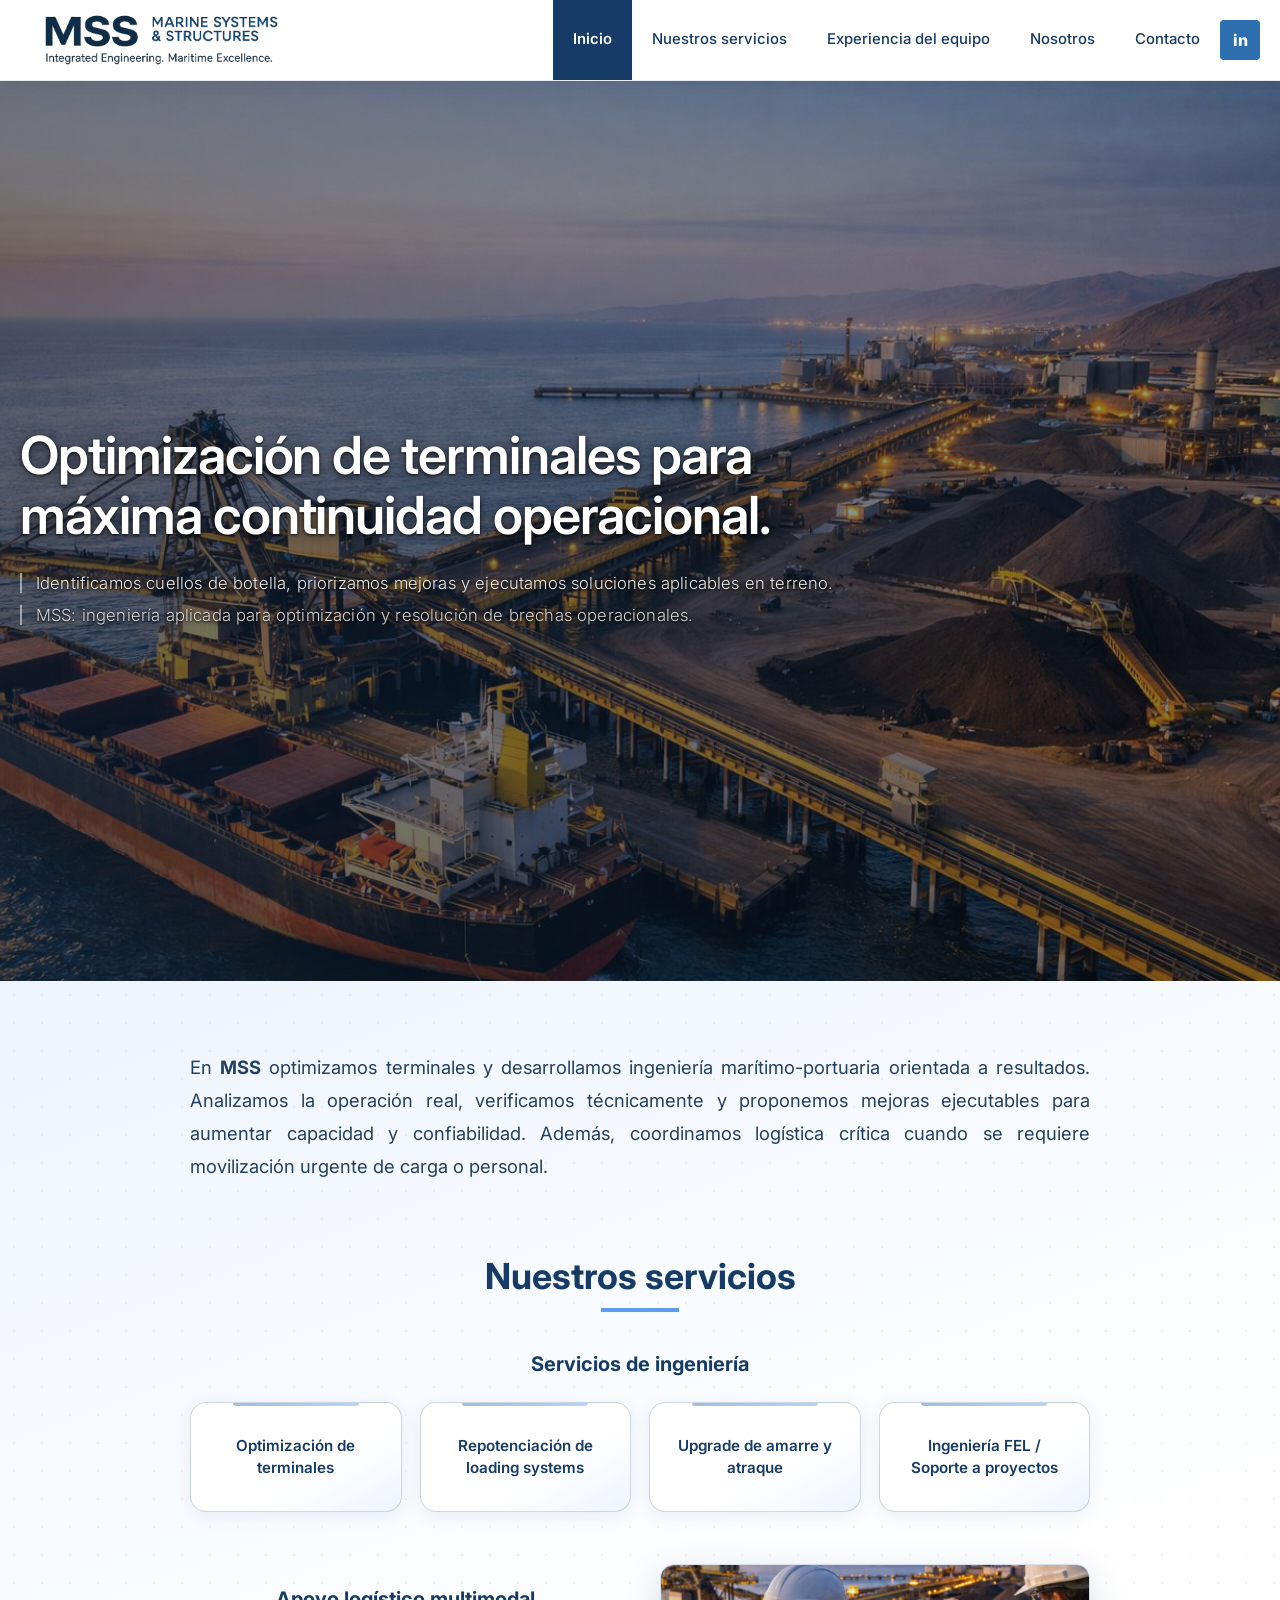
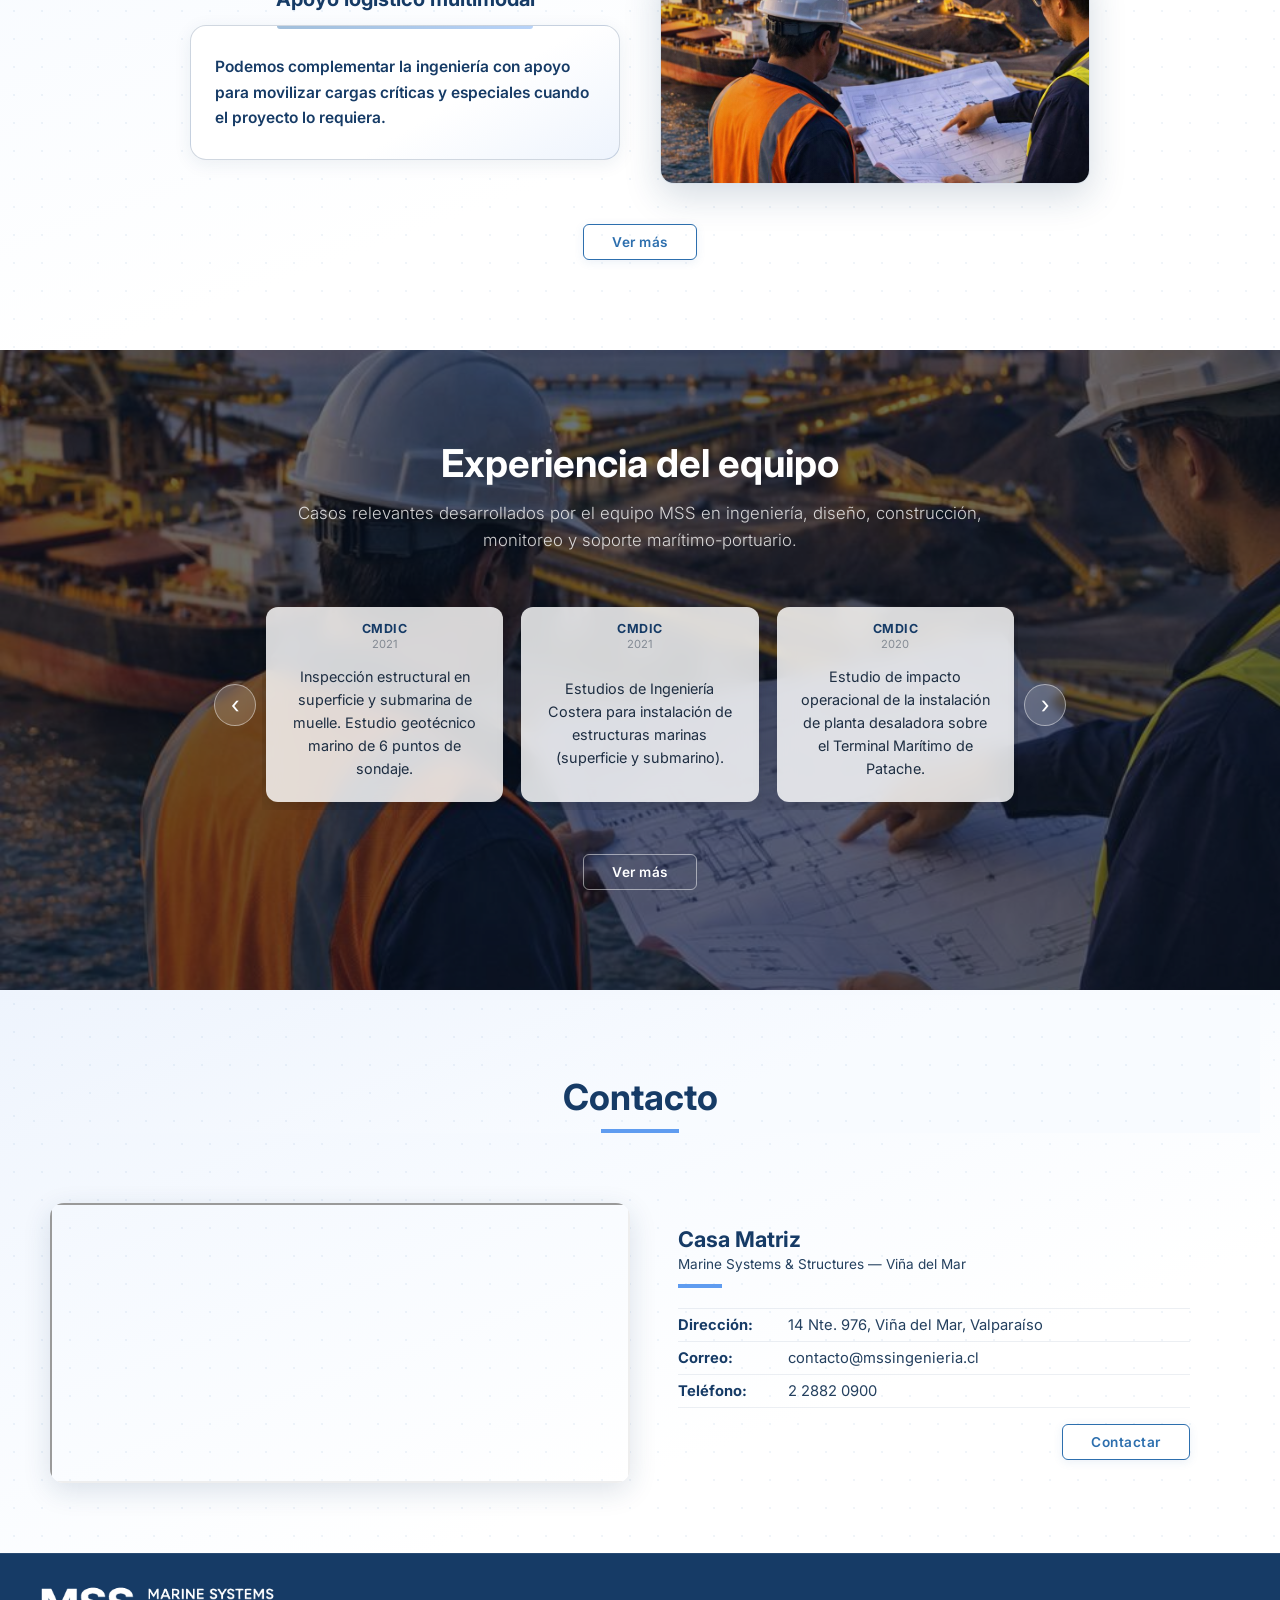
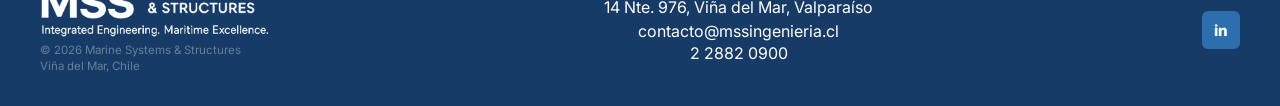
<file: index.html>
<!DOCTYPE html>
<html lang="es">
<head>
  <meta charset="UTF-8" />
  <meta http-equiv="Cache-Control" content="no-cache, no-store, must-revalidate" />
  <meta http-equiv="Pragma" content="no-cache" />
  <meta http-equiv="Expires" content="0" />
  <meta name="viewport" content="width=device-width, initial-scale=1.0" />
  <title>MSS | Marine Systems & Structures</title>
  <meta name="description" content="MSS entrega ingeniería aplicada para optimización de terminales, continuidad operacional y apoyo logístico multimodal." />
  <link rel="preconnect" href="https://fonts.googleapis.com" />
  <link rel="preconnect" href="https://fonts.gstatic.com" crossorigin />
  <link href="https://fonts.googleapis.com/css2?family=Cormorant+Garamond:wght@600;700&family=Playfair+Display:wght@600;700&family=Inter:wght@300;400;500;600&display=swap" rel="stylesheet" />
  <link rel="stylesheet" href="css/style.css" />
  <style>
    /* ── CRÍTICO: apagar scroll CSS globalmente ── */
    html, body { scroll-behavior: auto !important;   min-height: 100vh;
    }

    /* ── HEADER ── */
    .site-header {
      background: #ffffff;
      border-top: none;
      border-bottom: 1px solid #e8edf3;
      position: sticky;
      top: 0;
      z-index: 200;
      box-shadow: 0 2px 16px rgba(0,0,0,0.06);
    }
    .header-inner {
      min-height: 80px;
      display: flex;
      align-items: center;
      justify-content: space-between;
    }

    /* ── LOGO ── */
    .logo-wrap {
      display: flex;
      align-items: center;
      justify-content: center;
      padding: 0 28px 0 0;
      margin-left: 24px;
      background: none;
      border: none;
      cursor: pointer;
      flex-shrink: 0;
      align-self: center;
    }
    .logo-img {
      height: 52px;
      width: auto;
      max-height: 52px;
      display: block;
      object-fit: contain;
      object-position: left center;
    }

    /* ── NAV: los 3 internos son <button>, los 2 externos son <a> ── */
    .main-nav {
      display: flex;
      align-items: stretch;
      margin-left: auto;
    }
    /* estilo base compartido para button y a dentro del nav */
    .main-nav .nav-item {
      display: flex;
      align-items: center;
      justify-content: center;
      padding: 0 20px;
      min-height: 80px;
      font-family: inherit;
      font-size: 0.93rem;
      font-weight: 500;
      color: var(--blue-dark);
      background: none;
      border: none;
      border-bottom: 3px solid transparent;
      cursor: pointer;
      text-decoration: none;
      white-space: nowrap;
      transition: color 0.18s, background 0.18s, border-color 0.18s;
    }
    .main-nav .nav-item:hover {
      color: var(--blue-main);
      background: #f3f7fc;
      border-bottom-color: transparent;
    }
    .main-nav .nav-item.active {
      color: #ffffff;
      background: var(--blue-dark);
      border-bottom-color: transparent;
      font-weight: 600;
    }
    .main-nav .nav-item.active:hover {
      background: var(--blue-dark);
      color: #ffffff;
    }

    /* ── HERO ── */
    .hero-home { min-height: 100vh; }
    .hero-home-content {
      min-height: calc(100vh - 80px);
      display: flex;
      align-items: center;
      padding-top: 80px;
    }
    .hero-home-copy {
      max-width: 1100px;
      padding: 0;
    }

    /* ── HERO TIPOGRAFÍA ── */
    .hero-kicker {
      font-family: 'Inter', sans-serif;
      font-weight: 600;
      font-size: 0.72rem;
      letter-spacing: 0.18em;
      text-transform: uppercase;
      background: rgba(255,255,255,0.15);
      backdrop-filter: blur(6px);
      border: 1px solid rgba(255,255,255,0.3);
      border-radius: 999px;
      padding: 6px 16px;
      display: inline-block;
      color: #fff;
      margin-bottom: 22px;
    }
    /* TÍTULO hero bold left */
    .hero-home-copy h1 {
      font-family: 'Inter', sans-serif;
      font-weight: 600;
      font-size: clamp(2.2rem, 4.1vw, 5.2rem);
      white-space: nowrap;
      line-height: 1.15;
      letter-spacing: -0.02em;
      margin: 0 0 28px;
      max-width: none;
      white-space: normal;
      color: #fff;
      text-shadow:
        0 2px 12px rgba(0,0,0,0.55),
        0 1px 3px rgba(0,0,0,0.8);
    }
    @media (max-width: 900px) {
      .hero-home-copy h1 {
        font-size: clamp(2rem, 7vw, 3.2rem);
        white-space: normal;
      }
    }
    /* SUBTÍTULO — elegante, liviano */
    .hero-home-copy p {
      font-family: 'Inter', sans-serif;
      font-weight: 300;
      font-size: clamp(1rem, 1.3vw, 1.25rem);
      letter-spacing: 0.01em;
      color: rgba(255,255,255,0.93);
      margin: 0 0 12px;
      max-width: none;
      white-space: normal;
      padding-left: 14px;
      border-left: 2px solid rgba(255,255,255,0.5);
      text-shadow: 0 1px 8px rgba(0,0,0,0.65), 0 1px 2px rgba(0,0,0,0.9);
    }
    .hero-sub2 {
      color: rgba(255,255,255,0.82) !important;
      font-size: clamp(1rem, 1.3vw, 1.25rem) !important;
    }
    @media (max-width: 820px) {
      .hero-home-copy h1 { font-size: clamp(2rem, 7vw, 3.2rem); }
      .hero-home-copy p  { font-size: 1rem; }
    }



    /* ── SERVICIOS ── */
    #servicios {
      background: linear-gradient(160deg, #eef4fd 0%, #f8fbff 40%, #ffffff 70%);
      padding: 70px 0 90px;
      position: relative;
    }
    #servicios::before {
      content: '';
      position: absolute;
      inset: 0;
      background-image: radial-gradient(circle, rgba(45,111,174,0.07) 1px, transparent 1px);
      background-size: 28px 28px;
      pointer-events: none;
    }
    .sec-title { margin: 0; font-size: clamp(1.9rem,2.8vw,2.8rem); color: var(--blue-dark); font-weight: 700; text-align: center; }
    .sec-intro { margin: 0 0 44px; max-width: 780px; color: var(--text-main); font-size: 1.04rem; line-height: 1.68; }

    /* SERVICIOS — lista con puntos */
    .srv-ing-label {
      font-size: 1.25rem;
      font-weight: 700;
      color: var(--blue-dark);
      letter-spacing: 0;
      text-transform: none;
      margin: 0 auto 26px;
      display: block;
      width: fit-content;
      max-width: 900px;
      margin-left: auto;
      margin-right: auto;
    }
    @keyframes srvLabelIn {
      from { opacity: 0; letter-spacing: 0.22em; }
      to   { opacity: 1; letter-spacing: 0.12em; }
    }
    .srv-list-grid {
      display: grid;
      grid-template-columns: repeat(4, 1fr);
      gap: 18px;
      margin-bottom: 52px;
      max-width: 900px;
      margin-left: auto;
      margin-right: auto;
    }
    .srv-list-item {\n      position: relative;
      border: 1.5px solid rgba(22,59,102,0.2);
      border-radius: 16px;
      padding: 28px 22px;
      color: var(--blue-dark);
      font-size: 0.95rem;
      font-weight: 600;
      line-height: 1.4;
      display: flex;
      align-items: center;
      justify-content: center;
      text-align: center;
      min-height: 110px;
      background: linear-gradient(150deg, #ffffff 60%, #eef4fd 100%);
      box-shadow: 0 4px 18px rgba(22,59,102,0.08), inset 0 1px 0 rgba(255,255,255,0.9);
      transition: background 0.3s, color 0.3s, transform 0.3s, box-shadow 0.3s, border-color 0.3s;
      cursor: default;
      opacity: 0;
      transform: translateY(20px);
      animation: srvFadeUp 0.5s ease forwards;
      overflow: hidden;
    }
    .srv-list-item::before {
      content: '';
      position: absolute;
      top: 0; left: 20%; right: 20%;
      height: 3px;
      background: linear-gradient(90deg, var(--blue-main), var(--blue-light));
      border-radius: 0 0 4px 4px;
      opacity: 0.45;
    }
    .srv-list-item:hover::before { opacity: 0.45; left: 20%; right: 20%; }
    .srv-list-item:nth-child(1) { animation-delay: 0.05s; }
    .srv-list-item:nth-child(2) { animation-delay: 0.15s; }
    .srv-list-item:nth-child(3) { animation-delay: 0.25s; }
    .srv-list-item:nth-child(4) { animation-delay: 0.35s; }
    @keyframes srvFadeUp {
      to { opacity: 1; transform: translateY(0); }
    }
    .srv-list-item:hover {
      background: linear-gradient(150deg, #ffffff 60%, #eef4fd 100%);
      color: var(--blue-dark);
      border-color: rgba(22,59,102,0.2);
    }
    .srv-list-dot { display: none; }

    /* SEPARADOR DECORATIVO */
    .srv-divider {
      max-width: 900px;
      margin: 0 auto 36px;
      display: flex;
      align-items: center;
      justify-content: center;
      gap: 8px;
    }
    .srv-divider-dot {
      width: 6px; height: 6px;
      background: var(--blue-main);
      border-radius: 50%;
      opacity: 0.3;
    }
    .srv-divider-dot:nth-child(2) { opacity: 0.6; transform: scale(1.3); }

    /* APOYO LOGÍSTICO */
    .srv-apoyo {
      display: grid;
      grid-template-columns: 1fr 1fr;
      gap: 40px;
      align-items: center;
      margin-bottom: 40px;
      max-width: 900px;
      margin-left: auto;
      margin-right: auto;
    }
    .srv-apoyo-copy h3 {
      font-size: 1.25rem;
      font-weight: 700;
      color: var(--blue-dark);
      margin: 0 0 14px;
      text-align: center;
    }
    .srv-apoyo-copy p {
      color: var(--blue-dark);
      font-size: 0.97rem;
      font-weight: 600;
      line-height: 1.65;
      margin: 0;
      background: linear-gradient(150deg, #ffffff 60%, #eef4fd 100%);
      padding: 28px 24px;
      border-radius: 16px;
      border: 1.5px solid rgba(22,59,102,0.2);
      box-shadow: 0 4px 18px rgba(22,59,102,0.08), inset 0 1px 0 rgba(255,255,255,0.9);
      position: relative;
      overflow: hidden;
    }
    .srv-apoyo-copy p::before {
      content: '';
      position: absolute;
      top: 0; left: 20%; right: 20%;
      height: 3px;
      background: linear-gradient(90deg, var(--blue-main), var(--blue-light));
      border-radius: 0 0 4px 4px;
      opacity: 0.45;
    }
    .srv-apoyo-img {
      background: #e8edf3;
      border-radius: 14px;
      overflow: hidden;
      height: 220px;
      box-shadow: 0 12px 36px rgba(22,59,102,0.18);
      border: 1px solid rgba(22,59,102,0.07);
      position: relative;
    }
    .srv-apoyo-img::after {
      content: '';
      position: absolute;
      inset: 0;
      background: linear-gradient(135deg, rgba(22,59,102,0.18) 0%, transparent 60%);
      pointer-events: none;
      border-radius: 14px;
    }
    .srv-apoyo-img img {
      width: 100%; height: 100%; object-fit: cover; display: block;
      transition: transform 0.4s ease;
    }
    .srv-apoyo-img:hover img { transform: scale(1.04); }

    /* VER MÁS SERVICIOS */
    .srv-ver-mas-wrap { display: flex; justify-content: center; margin-top: 20px; }
    .srv-ver-mas {
      border: 1.5px solid var(--blue-main);
      background: #fff;
      color: var(--blue-main);
      padding: 9px 28px;
      border-radius: 6px;
      font-size: 0.85rem;
      font-weight: 600;
      cursor: pointer;
      transition: background 0.22s ease, color 0.22s ease, box-shadow 0.22s ease, transform 0.22s ease;
      letter-spacing: 0.04em;
      box-shadow: 0 2px 10px rgba(45,111,174,0.1);
    }
    .srv-ver-mas:hover {
      background: var(--blue-main);
      color: #fff;
      box-shadow: 0 6px 20px rgba(45,111,174,0.25);
      transform: translateY(-2px);
    }

    /* ── CONTACTO RÁPIDO ── */
    #contacto-rapido {
      background: linear-gradient(160deg, #eef4fd 0%, #f8fbff 40%, #ffffff 70%);
      padding: 5px 0 70px;
      position: relative;
    }
    #contacto-rapido::before {
      content: '';
      position: absolute;
      inset: 0;
      background-image: radial-gradient(circle, rgba(45,111,174,0.07) 1px, transparent 1px);
      background-size: 28px 28px;
      pointer-events: none;
    }
    .cr-section-header {
      text-align: center;
      margin-bottom: 70px;
      position: relative;
    }
    .cr-card {
      max-width: 1100px;
      margin: 0 auto;
    }
    .cr-grid {
      display: grid;
      grid-template-columns: 580px 1fr;
      gap: 48px;
      align-items: center;
      position: relative;
      margin-left: -40px;
    }
    .cr-map {
      width: 580px;
      height: 280px;
      border-radius: 14px;
      overflow: hidden;
      box-shadow: 0 8px 28px rgba(22,59,102,0.14);
      flex-shrink: 0;
    }
    .cr-map iframe { display: block; width: 580px; height: 280px; }
    .cr-info {
      display: flex;
      flex-direction: column;
      gap: 0;
    }
    .cr-info-title {
      font-size: 1.35rem;
      font-weight: 700;
      color: var(--blue-dark);
      margin: 0 0 4px;
    }
    .cr-info-sub {
      font-size: 0.85rem;
      color: var(--text-main);
      margin: 0 0 12px;
    }
    .cr-info-rows {
      display: flex;
      flex-direction: column;
      gap: 0;
      margin-bottom: 16px;
    }
    .cr-info-row {
      display: grid;
      grid-template-columns: 110px 1fr;
      padding: 7px 0;
      border-bottom: 1px solid rgba(22,59,102,0.08);
      font-size: 0.92rem;
      align-items: baseline;
    }
    .cr-info-row:first-child { border-top: 1px solid rgba(22,59,102,0.08); }
    .cr-info-key {
      font-weight: 700;
      color: var(--blue-dark);
    }
    .cr-info-val {
      color: var(--text-main);
    }
    /* Título de sección encima */
    .cr-section-header {
      text-align: center;
      padding: 80px 0 0;
      position: relative;
      background: linear-gradient(160deg, #eef4fd 0%, #f8fbff 60%);
    }
    .cr-section-header::before {
      content: '';
      position: absolute;
      inset: 0;
      background-image: radial-gradient(circle, rgba(45,111,174,0.07) 1px, transparent 1px);
      background-size: 28px 28px;
      pointer-events: none;
    }
    .cr-btn-wrap { display: flex; justify-content: flex-end; }
    .cr-btn {
      display: inline-block;
      border: 1.5px solid var(--blue-main);
      background: #fff;
      color: var(--blue-main);
      padding: 9px 28px;
      border-radius: 6px;
      font-size: 0.85rem;
      font-weight: 600;
      text-decoration: none;
      transition: background 0.22s, color 0.22s, box-shadow 0.22s, transform 0.22s;
      letter-spacing: 0.04em;
      box-shadow: 0 2px 10px rgba(45,111,174,0.1);
    }
    .cr-btn:hover {
      background: var(--blue-main);
      color: #fff;
      box-shadow: 0 6px 20px rgba(45,111,174,0.25);
      transform: translateY(-2px);
    }

    /* ── EXPERIENCIA ── */
    #experiencia {
      position: relative;
      padding: 90px 0 100px;
      background: url("img/apoyo.jpg") center center / cover no-repeat;
    }
    #experiencia::before {
      content: "";
      position: absolute;
      inset: 0;
      background: rgba(10, 20, 36, 0.60);
      z-index: 1;
    }
    #experiencia .exp-inner { position: relative; z-index: 2; }

    .exp-header { margin-bottom: 52px; text-align: center; }
    .exp-header h2 {
      font-family: 'Inter', Arial, sans-serif;
      font-size: clamp(2rem, 3vw, 3rem);
      font-weight: 700;
      color: #fff;
      margin: 0 0 14px;
    }
    .exp-subtitle {
      color: rgba(255,255,255,0.80);
      font-size: 1.05rem;
      font-weight: 300;
      max-width: 700px;
      line-height: 1.65;
      margin: 0 auto;
    }

    /* ── CARRUSEL ESTILO REFERENCIA ── */
    .exp-carousel-wrap {
      position: relative;
      margin-bottom: 52px;
      max-width: 860px;
      margin-left: auto;
      margin-right: auto;
      padding: 0 56px;
    }
    .exp-carousel-track-outer {
      overflow-x: hidden;
      overflow-y: visible;
      padding: 8px 4px;
      margin: -8px -4px;
    }
    .exp-carousel-track {
      display: flex;
      gap: 18px;
      transition: transform 0.55s cubic-bezier(0.4,0,0.2,1);
      will-change: transform;
    }
    .exp-card {
      flex: 0 0 calc(33.333% - 12px);
      background: rgba(255,255,255,0.82);
      backdrop-filter: blur(10px);
      border-radius: 12px;
      overflow: hidden;
      display: flex;
      flex-direction: column;
      box-shadow: 0 6px 24px rgba(0,0,0,0.20);
      transition: transform 0.22s ease;
    }
    .exp-card:hover { transform: translateY(-4px); }

    .exp-card-body {
      padding: 14px 20px 22px;
      flex: 1;
      display: flex;
      align-items: center;
      justify-content: center;
      text-align: center;
    }
    .exp-card-desc {
      color: #1e2e42;
      font-size: 0.9rem;
      line-height: 1.6;
      margin: 0;
      font-weight: 400;
    }
    .exp-card-footer { display: none; }
    .exp-card-badge {
      display: flex;
      flex-direction: column;
      align-items: center;
      padding: 14px 18px 0;
    }
    .exp-card-client {
      color: var(--blue-dark);
      font-size: 0.78rem;
      font-weight: 700;
      margin: 0;
      letter-spacing: 0.04em;
      text-transform: uppercase;
      text-align: center;
    }
    .exp-card-year {
      color: rgba(30,46,66,0.45);
      font-size: 0.7rem;
      margin: 1px 0 0;
      text-align: center;
    }
    }

    /* FLECHAS */
    .exp-arrows-wrap {
      position: relative;
    }
    /* arrows are absolute inside .exp-carousel-wrap */
    .exp-arrow-btn {
      position: absolute;
      top: 50%;
      transform: translateY(-50%);
      width: 42px;
      height: 42px;
      border-radius: 50%;
      background: rgba(255,255,255,0.15);
      border: 1.5px solid rgba(255,255,255,0.45);
      color: #fff;
      font-size: 1.5rem;
      line-height: 1;
      cursor: pointer;
      z-index: 10;
      display: flex;
      align-items: center;
      justify-content: center;
      transition: background 0.2s, border-color 0.2s;
      backdrop-filter: blur(4px);
    }
    .exp-arrow-btn:hover { background: rgba(255,255,255,0.28); border-color: rgba(255,255,255,0.7); }
    .exp-arrow-left  { left: 4px; }
    .exp-arrow-right { right: 4px; }

    /* BOTÓN VER MÁS */
    .exp-btn-wrap { text-align: center; }
    .exp-ver-mas {
      background: transparent;
      color: #fff;
      border: 1.5px solid rgba(255,255,255,0.5);
      border-radius: 6px;
      padding: 9px 28px;
      font-family: 'Inter', sans-serif;
      font-size: 0.85rem;
      font-weight: 600;
      letter-spacing: 0.04em;
      cursor: pointer;
      transition: 0.22s ease;
    }
    .exp-ver-mas:hover {
      background: rgba(255,255,255,0.12);
      border-color: #fff;
    }

    @media (max-width: 900px) {
      .exp-carousel-wrap { max-width: 95%; }
      .exp-card { flex: 0 0 calc(50% - 9px); }
      .exp-arrow-left  { left: -18px; }
      .exp-arrow-right { right: -18px; }
    }
    @media (max-width: 600px) {
      .exp-card { flex: 0 0 calc(100% - 0px); }
      .exp-arrow-left  { left: 0; }
      .exp-arrow-right { right: 0; }
    }

    /* MODAL EXPERIENCIA COMPLETA */
    .exp-modal-full {
      position: fixed;
      inset: 0;
      z-index: 99;
      display: none;
      background: linear-gradient(160deg, #eef4fd 0%, #f8fbff 40%, #ffffff 70%);
      overflow-y: auto;
      padding-top: 80px;
      animation: pageSlideIn 0.35s cubic-bezier(0.4,0,0.2,1);
    }
    .exp-modal-full.active { display: block; }
    .exp-modal-backdrop { display: none; }
    .exp-modal-box {
      position: relative;
      z-index: 2;
      width: 100%;
      max-width: 980px;
      margin: 0 auto;
      padding: 0 32px 80px;
      background: transparent;
      border-radius: 0;
      box-shadow: none;
    }
    .exp-modal-head {
      background: linear-gradient(160deg, #eef4fd 0%, #f8fbff 40%, #ffffff 70%);
      padding: 36px 32px 24px;
      position: relative;
      border-bottom: 1px solid rgba(22,59,102,0.1);
      margin-bottom: 8px;
    }
    .exp-modal-head h3 {
      margin: 0 0 4px;
      color: #163b66 !important;
      font-family: 'Inter', Arial, sans-serif;
      font-size: 1.25rem;
      font-weight: 700;
    }
    .exp-modal-head p {
      margin: 0;
      color: #5d7490 !important;
      font-size: 0.9rem;
    }
    .exp-modal-head p {
      margin: 0;
      color: var(--text-main);
      font-size: 0.9rem;
    }
    .exp-modal-close-btn {
      position: absolute;
      top: 36px;
      right: 32px;
      background: rgba(22,59,102,0.08);
      border: none;
      color: var(--blue-dark);
      width: 32px;
      height: 32px;
      border-radius: 50%;
      font-size: 1.2rem;
      cursor: pointer;
      display: flex;
      align-items: center;
      justify-content: center;
      transition: background 0.2s;
    }
    .exp-modal-close-btn:hover { background: rgba(22,59,102,0.16); }
    .exp-modal-head p {
      margin: 0;
      color: rgba(255,255,255,0.75);
      font-size: 0.9rem;
    }
    .exp-modal-close-btn {
      position: absolute;
      top: 16px;
      right: 18px;
      background: rgba(255,255,255,0.15);
      border: none;
      color: #fff;
      width: 36px;
      height: 36px;
      border-radius: 50%;
      font-size: 1.3rem;
      cursor: pointer;
      display: flex;
      align-items: center;
      justify-content: center;
      transition: background 0.2s;
    }
    .exp-modal-close-btn:hover { background: rgba(255,255,255,0.28); }
    .exp-modal-body {
      padding: 28px 32px 32px;
    }
    .exp-modal-list {
      display: grid;
      gap: 12px;
    }
    .exp-modal-item {
      display: flex;
      align-items: baseline;
      gap: 14px;
      padding: 14px 18px;
      background: #f6f9fd;
      border-left: 4px solid var(--blue-main);
      border-radius: 0 8px 8px 0;
    }
    .exp-modal-item-dot { display: none; }
    .exp-modal-item-text {
      color: var(--text-main);
      font-size: 0.96rem;
      line-height: 1.55;
    }
    .exp-modal-item-year {
      margin-left: auto;
      color: var(--text-main);
      font-size: 0.82rem;
      white-space: nowrap;
      flex-shrink: 0;
    }

    @media (max-width: 900px) {
      .exp-cards-row { grid-template-columns: 1fr 1fr; }
    }
    @media (max-width: 600px) {
      .exp-cards-row { grid-template-columns: 1fr; }
      .exp-modal-box { margin: 2vh auto 0; }
      .exp-modal-head, .exp-modal-body { padding: 20px; }
    }

    
    /* ── RESPONSIVE ── */
    /* ── RESPONSIVE GLOBAL ── */
    @media (max-width: 1100px) {
      .srv-list-grid { grid-template-columns: repeat(2, 1fr); }
      .srv-apoyo    { grid-template-columns: 1fr; }
      .srv-apoyo-img { height: 240px; }
      .cr-grid { grid-template-columns: 1fr; gap: 28px; }
      .cr-map { width: 100%; min-height: 260px; }
      .cr-map iframe { width: 100%; height: 260px; }
    }
    @media (max-width: 900px) {
      .exp-card { flex: 0 0 calc(50% - 11px); }
      .exp-arrow-left  { left: -14px; }
      .exp-arrow-right { right: -14px; }
      /* Modal servicios */
      .srv-modal-box { padding: 0 20px 60px; }
      .svm-ing-grid { grid-template-columns: 1fr 1fr; }
      /* Modal experiencia */
      .exp-modal-box { padding: 0 20px 60px; }
      .exp-modal-head { padding: 24px 20px 20px; }
      .exp-modal-body { padding: 20px; }
      .exp-modal-item { padding: 12px 14px; }
    }
    @media (max-width: 820px) {
      /* Header */
      .main-nav { display: none; flex-direction: column; width: 100%; background: #fff; }
      .main-nav.active { display: flex; }
      .main-nav .nav-item { min-height: 52px; justify-content: flex-start; padding: 0 16px; font-size: 0.9rem; border-bottom: 1px solid #eee; }
      .menu-toggle { display: block; }
      .header-inner { min-height: auto !important; padding: 10px 0; flex-wrap: wrap; }
      .logo-img { height: 40px !important; max-height: 40px !important; }
      .nav-social { display: none; }
      /* Servicios */
      #servicios, #experiencia { padding: 52px 0 60px; }
      .srv-list-grid { grid-template-columns: 1fr 1fr; gap: 14px; }
      .srv-apoyo { gap: 24px; }
      .sec-title { font-size: 1.7rem; }
      /* Hero */
      .hero-home-copy h1 { font-size: clamp(1.5rem, 5vw, 2.4rem); white-space: normal; }
      .hero-home-copy p  { font-size: 0.97rem; white-space: normal; }
      /* Carrusel */
      .exp-card { flex: 0 0 calc(50% - 11px); }
      /* Modales full page */
      .srv-modal, .exp-modal-full { padding-top: 60px; }
      .srv-modal-box { padding: 0 16px 48px; }
      .exp-modal-box { padding: 0 16px 48px; }
    }
    @media (max-width: 600px) {
      /* Cards servicios en 1 columna */
      .srv-list-grid { grid-template-columns: 1fr; gap: 12px; margin-bottom: 32px; }
      .srv-list-item { min-height: 70px; padding: 20px 18px; }
      /* Apoyo logístico */
      .srv-apoyo { grid-template-columns: 1fr; gap: 18px; }
      .srv-apoyo-img { height: 200px; }
      /* Título */
      .sec-title { font-size: 1.5rem; }
      .srv-ing-label { font-size: 1rem; }
      /* Experiencia carrusel */
      .exp-card { flex: 0 0 100%; }
      .exp-arrow-left  { left: 0; }
      .exp-arrow-right { right: 0; }
      .exp-header h2 { font-size: 1.5rem; }
      /* Modal servicios */
      .svm-ing-grid { grid-template-columns: 1fr; }
      .svm-ing-item { border-right: none !important; }
      .svm-log-grid { grid-template-columns: 1fr; }
      .svm-sec1, .svm-sec2 { padding: 20px 16px; }
      .svm-sec1 h2, .svm-sec2 h2 { font-size: 1.25rem; }
      /* Modal experiencia */
      .exp-modal-head { padding: 20px 16px 16px; }
      .exp-modal-head h3 { font-size: 1.1rem; }
      .exp-modal-body { padding: 16px; }
      .exp-modal-item { flex-wrap: wrap; gap: 8px; padding: 12px; }
      .exp-modal-item-year { margin-left: 0; }
      /* Ver más botón */
      .srv-ver-mas-wrap { margin-top: 16px; }
    }
    @media (max-width: 400px) {
      .sec-title { font-size: 1.3rem; }
      .srv-list-grid { grid-template-columns: 1fr; }
      .srv-apoyo-copy h3 { font-size: 1.1rem; }
    }

    @media (max-width: 768px) {
      .cr-grid { grid-template-columns: 1fr !important; margin-left: 0 !important; }
      .cr-map { width: 100% !important; height: 220px !important; }
      .cr-map iframe { width: 100% !important; height: 220px !important; }
      .svm-log-grid { grid-template-columns: 1fr !important; }
    }

    /* ── PÁGINA SERVICIOS COMPLETA ── */
    .srv-modal {
      position: fixed; inset: 0; z-index: 99;
      display: none; background: linear-gradient(160deg, #eef4fd 0%, #f8fbff 40%, #ffffff 70%);
      overflow-y: auto;
      padding-top: 80px;
      animation: pageSlideIn 0.35s cubic-bezier(0.4,0,0.2,1);
    }
    .srv-modal.active { display: block; }
    @keyframes pageSlideIn {
      from { opacity: 0; transform: translateY(30px); }
      to   { opacity: 1; transform: translateY(0); }
    }
    .srv-modal-backdrop { display: none; }
    .srv-modal-box {
      max-width: 980px;
      margin: 0 auto;
      padding: 0 32px 80px;
      background: transparent;
    }
    .srv-page-topbar {
      display: flex;
      align-items: center;
      padding: 28px 0 36px;
      border-bottom: 1px solid #dde3ec;
      margin-bottom: 52px;
    }
    .srv-back-btn {
      display: inline-flex;
      align-items: center;
      gap: 8px;
      background: none;
      border: none;
      color: var(--blue-dark);
      font-size: 0.9rem;
      font-weight: 600;
      cursor: pointer;
      padding: 0;
      letter-spacing: 0.02em;
      transition: opacity 0.2s;
    }
    .srv-back-btn:hover { opacity: 0.65; }
    .srv-back-btn svg { width: 18px; height: 18px; }
    .srv-modal-close { display: none; }

    /* BLOQUE 1: Servicios ingeniería */
    .svm-sec1 {
      background: linear-gradient(160deg, #eef4fd 0%, #f8fbff 40%, #ffffff 70%);
      padding: 40px 44px 36px;
      border-radius: 16px 16px 0 0;
    }
    .svm-sec1 h2 {
      font-size: 1.7rem; font-weight: 700;
      color: var(--blue-dark); margin: 0 0 6px;
      text-align: center;
    }
    .svm-sec1-lead {
      color: var(--text-main); font-size: 0.97rem;
      line-height: 1.6; margin: 0 0 32px;
      text-align: center;
      max-width: 640px;
      margin-left: auto;
      margin-right: auto;
    }
    .svm-ing-grid {
      display: grid;
      grid-template-columns: 1fr 1fr;
      border: 1px solid #d4dce8;
    }
    .svm-ing-item {
      padding: 28px 28px 24px;
      border-right: 1px solid #d4dce8;
      border-bottom: 1px solid #d4dce8;
    }
    .svm-ing-item:nth-child(2n) { border-right: none; }
    .svm-ing-item:nth-last-child(-n+2) { border-bottom: none; }
    .svm-ing-item h3 {
      font-size: 1.08rem; font-weight: 700;
      color: var(--blue-dark); margin: 0 0 12px;
      line-height: 1.25;
    }
    .svm-ing-item p {
      margin: 0; color: var(--text-main);
      font-size: 0.94rem; line-height: 1.6;
    }
    .svm-tag {
      margin-top: 20px;
      background: #dde7f3;
      color: var(--blue-dark);
      font-size: 0.88rem; font-weight: 600;
      padding: 12px 20px;
      text-align: center;
      border-radius: 4px;
    }

    /* BLOQUE 2: Apoyo logístico */
    .svm-sec2 {
      background: linear-gradient(160deg, #eef4fd 0%, #f8fbff 40%, #ffffff 70%);
      padding: 40px 44px 44px;
      border-radius: 0 0 16px 16px;
    }
    .svm-sec2 h2 {
      font-size: 1.7rem; font-weight: 700;
      color: var(--blue-dark); margin: 0 0 6px;
      text-align: center;
    }
    .svm-sec2-lead {
      color: var(--text-main); font-size: 0.97rem;
      line-height: 1.6; margin: 0 0 28px auto;
      max-width: 600px; text-align: center;
      margin-left: auto; margin-right: auto;
    }
    .svm-log-grid {
      display: grid;
      grid-template-columns: 1fr 1fr;
      gap: 44px;
      align-items: start;
    }
    .svm-log-left { }
    .svm-log-subtitle {
      font-size: 1.15rem; font-weight: 700;
      color: var(--blue-dark); margin: 0 0 14px;
    }
    .svm-bullets {
      list-style: none; margin: 0 0 24px; padding: 0;
      display: flex; flex-direction: column; gap: 12px;
    }
    .svm-bullets li {
      display: flex; align-items: stretch; gap: 10px;
      color: var(--text-main); font-size: 0.95rem; line-height: 1.55;
    }
    .svm-bullet-dot {
      width: 3px; height: auto; min-height: 18px; border-radius: 2px;
      flex-shrink: 0; align-self: stretch;
    }
    .dot-blue   { background: #2d6fae; }
    .dot-gold   { background: #2d6fae; }
    .svm-divider { border: none; border-top: 1px solid #e0e6ed; margin: 20px 0; }
    .svm-how-title {
      font-size: 1.15rem; font-weight: 700;
      color: var(--blue-dark); margin: 0 0 10px;
    }
    .svm-how-text {
      color: var(--text-main); font-size: 0.94rem;
      line-height: 1.6; margin: 0 0 20px;
    }
    .svm-log-tag {
      background: #dde7f3;
      color: var(--blue-dark);
      font-size: 0.88rem; font-weight: 600;
      padding: 11px 20px;
      border-radius: 4px;
      display: block;
      text-align: center;
      margin: 16px 0 0;
    }
    .svm-log-img {
      width: 100%; border-radius: 10px;
      overflow: hidden; box-shadow: var(--shadow);
      display: flex; align-items: flex-start;
    }
    .svm-log-img img {
      width: 100%; height: auto;
      object-fit: contain; display: block;
    }

    @media (max-width: 720px) {
      .svm-ing-grid { grid-template-columns: 1fr; }
      .svm-ing-item { border-right: none !important; }
      .svm-log-grid { grid-template-columns: 1fr; }
      .svm-sec1, .svm-sec2 { padding: 28px 20px; }
    }
      
      
  </style>
  
  
  
  
  <link rel="icon" type="image/x-icon" href="favicon.ico">
  <link rel="icon" type="image/png" sizes="64x64" href="favicon-64x64.png">
  <link rel="icon" type="image/png" sizes="32x32" href="favicon-32x32.png">
  <link rel="apple-touch-icon" sizes="180x180" href="apple-touch-icon.png">
  <meta property="og:title" content="MSS | Marine Systems &amp; Structures" />
  <meta property="og:description" content="MSS optimiza terminales y desarrolla ingeniería marítimo-portuaria orientada a resultados." />
  <meta property="og:image" content="https://mssingenieria.cl/og-image.jpg" />
  <meta property="og:url" content="https://mssingenieria.cl" />
  <meta property="og:type" content="website" />
  <meta name="twitter:card" content="summary_large_image" />
  <meta name="twitter:image" content="https://mssingenieria.cl/og-image.jpg" />
</head>
<body>

  <header class="site-header" id="siteHeader">
    <div class="container header-inner">

      <!-- Logo: button sin href -->
      <button class="logo-wrap" id="logoBtn" aria-label="Ir al inicio">
        <img src="img/logo2.png" alt="MSS Marine Systems & Structures" class="logo-img" />
      </button>

      <nav class="main-nav" id="mainNav">
        <!-- INTERNOS: <button> → scroll suave, NUNCA navegan -->
        <button class="nav-item active" data-sec="inicio">Inicio</button>
        <button class="nav-item"        data-sec="servicios">Nuestros servicios</button>
        <button class="nav-item"        data-sec="experiencia">Experiencia del equipo</button>
        <!-- EXTERNOS: <a> → cambian de página -->
        <a class="nav-item" href="nosotros.html">Nosotros</a>
        <a class="nav-item" href="contacto.html">Contacto</a>
      </nav>

      <div class="nav-social">
        <a href="https://www.linkedin.com/company/mss-marine-systems-structures" target="_blank" class="social-link linkedin" aria-label="LinkedIn">in</a>
      </div>

      <button class="menu-toggle" id="menuToggle" aria-label="Abrir menú">☰</button>
    </div>
  </header>

  <main>

    <!-- ══ 1. INICIO ══ -->
    <section id="inicio" class="hero-home">
      <div class="hero-home-overlay"></div>
      <div class="container hero-home-content">
        <div class="hero-home-copy hero-slide-in">
          <h1 class="hero-item hero-item-2">Optimización de terminales para<br>máxima continuidad operacional.</h1>
          <p class="hero-item hero-item-3">Identificamos cuellos de botella, priorizamos mejoras y ejecutamos soluciones aplicables en terreno.</p>
          <p class="hero-item hero-item-4 hero-sub2">MSS: ingeniería aplicada para optimización y resolución de brechas operacionales.</p>
        </div>
      </div>
    </section>

    <!-- ══ 2. SERVICIOS ══ -->
    <section id="servicios">
      <div class="container">
        <p style="font-size:1.15rem;color:var(--text-main);line-height:1.8;margin:0 auto 70px;text-align:justify;max-width:900px;">En <strong>MSS</strong> optimizamos terminales y desarrollamos ingeniería marítimo-portuaria orientada a resultados. Analizamos la operación real, verificamos técnicamente y proponemos mejoras ejecutables para aumentar capacidad y confiabilidad. Además, coordinamos logística crítica cuando se requiere movilización urgente de carga o personal.</p>
        <h2 class="sec-title">Nuestros servicios</h2>
        <div class="section-line" style="margin: 10px auto 40px;"></div>

        <p class="srv-ing-label">Servicios de ingeniería</p>
        <div class="srv-list-grid">
          <div class="srv-list-item">Optimización de terminales</div>
          <div class="srv-list-item">Repotenciación de loading systems</div>
          <div class="srv-list-item">Upgrade de amarre y atraque</div>
          <div class="srv-list-item">Ingeniería FEL / Soporte a proyectos</div>
        </div>

        <div class="srv-apoyo">
          <div class="srv-apoyo-copy">
            <h3>Apoyo logístico multimodal</h3>
            <p>Podemos complementar la ingeniería con apoyo para movilizar cargas críticas y especiales cuando el proyecto lo requiera.</p>
          </div>
          <div class="srv-apoyo-img">
            <img src="img/apoyo.jpg" alt="Apoyo logístico multimodal MSS" />
          </div>
        </div>

        <div class="srv-ver-mas-wrap">
          <button class="srv-ver-mas" id="srvVerMas">Ver más</button>
        </div>
      </div>
    </section>

    <!-- ══ 3. EXPERIENCIA ══ -->
    <section id="experiencia">
      <div class="exp-inner container">

        <div class="exp-header">
          <h2>Experiencia del equipo</h2>
          <p class="exp-subtitle">Casos relevantes desarrollados por el equipo MSS en ingeniería, diseño, construcción, monitoreo y soporte marítimo-portuario.</p>
        </div>

        <div class="exp-carousel-wrap">
          <button class="exp-arrow-btn exp-arrow-left" id="expPrev" aria-label="Anterior">&#8249;</button>

          <div class="exp-carousel-track-outer">
            <div class="exp-carousel-track" id="expTrack">

              <div class="exp-card">
                <div class="exp-card-badge"><p class="exp-card-client">CMDIC</p><p class="exp-card-year">2021</p></div>
                <div class="exp-card-body"><p class="exp-card-desc">Inspección estructural en superficie y submarina de muelle. Estudio geotécnico marino de 6 puntos de sondaje.</p></div>
                <div class="exp-card-footer"><p class="exp-card-client">CMDIC</p><p class="exp-card-year">2021</p></div>
              </div>

              <div class="exp-card">
                <div class="exp-card-badge"><p class="exp-card-client">CMDIC</p><p class="exp-card-year">2021</p></div>
                <div class="exp-card-body"><p class="exp-card-desc">Estudios de Ingeniería Costera para instalación de estructuras marinas (superficie y submarino).</p></div>
                <div class="exp-card-footer"><p class="exp-card-client">CMDIC</p><p class="exp-card-year">2021</p></div>
              </div>

              <div class="exp-card">
                <div class="exp-card-badge"><p class="exp-card-client">CMDIC</p><p class="exp-card-year">2020</p></div>
                <div class="exp-card-body"><p class="exp-card-desc">Estudio de impacto operacional de la instalación de planta desaladora sobre el Terminal Marítimo de Patache.</p></div>
                <div class="exp-card-footer"><p class="exp-card-client">CMDIC</p><p class="exp-card-year">2020</p></div>
              </div>

              <div class="exp-card">
                <div class="exp-card-badge"><p class="exp-card-client">CMDIC</p><p class="exp-card-year">2020</p></div>
                <div class="exp-card-body"><p class="exp-card-desc">Servicio de ITO para la construcción de Shiploader — sistema de carguío de naves.</p></div>
                <div class="exp-card-footer"><p class="exp-card-client">CMDIC</p><p class="exp-card-year">2020</p></div>
              </div>

              <div class="exp-card">
                <div class="exp-card-badge"><p class="exp-card-client">Batavia Express</p><p class="exp-card-year">2019</p></div>
                <div class="exp-card-body"><p class="exp-card-desc">Rescate de ancla y cadena Calbuco — Batavia Express.</p></div>
                <div class="exp-card-footer"><p class="exp-card-client">Batavia Express</p><p class="exp-card-year">2019</p></div>
              </div>

              <div class="exp-card">
                <div class="exp-card-badge"><p class="exp-card-client">OXXEAN</p><p class="exp-card-year">2019</p></div>
                <div class="exp-card-body"><p class="exp-card-desc">Plan de salvamento M/N Coyhaique IMO 8009016.</p></div>
                <div class="exp-card-footer"><p class="exp-card-client">OXXEAN</p><p class="exp-card-year">2019</p></div>
              </div>

              <div class="exp-card">
                <div class="exp-card-badge"><p class="exp-card-client">K+S</p><p class="exp-card-year">2019</p></div>
                <div class="exp-card-body"><p class="exp-card-desc">Liberación M/N Leonidas V.5 — Puerto Patillo.</p></div>
                <div class="exp-card-footer"><p class="exp-card-client">K+S</p><p class="exp-card-year">2019</p></div>
              </div>

              <div class="exp-card">
                <div class="exp-card-badge"><p class="exp-card-client">CMP</p><p class="exp-card-year">2018</p></div>
                <div class="exp-card-body"><p class="exp-card-desc">Diseño de ingeniería de liberación de nave accidentada por caída de Shiploader.</p></div>
                <div class="exp-card-footer"><p class="exp-card-client">CMP</p><p class="exp-card-year">2018</p></div>
              </div>

              <div class="exp-card">
                <div class="exp-card-badge"><p class="exp-card-client">CMDIC</p><p class="exp-card-year">2018</p></div>
                <div class="exp-card-body"><p class="exp-card-desc">Diseño de ingeniería y montaje de sistema de amarre de naves.</p></div>
                <div class="exp-card-footer"><p class="exp-card-client">CMDIC</p><p class="exp-card-year">2018</p></div>
              </div>

              <div class="exp-card">
                <div class="exp-card-badge"><p class="exp-card-client">OSR</p><p class="exp-card-year">2018</p></div>
                <div class="exp-card-body"><p class="exp-card-desc">OSR First Action Service — MT Aztec, Bahía de Mejillones.</p></div>
                <div class="exp-card-footer"><p class="exp-card-client">OSR</p><p class="exp-card-year">2018</p></div>
              </div>

              <div class="exp-card">
                <div class="exp-card-badge"><p class="exp-card-client">Gobernación Marítima</p><p class="exp-card-year">2018</p></div>
                <div class="exp-card-body"><p class="exp-card-desc">Cambio de boya Esmeralda, Iquique.</p></div>
                <div class="exp-card-footer"><p class="exp-card-client">Gobernación Marítima</p><p class="exp-card-year">2018</p></div>
              </div>

              <div class="exp-card">
                <div class="exp-card-badge"><p class="exp-card-client">ITI</p><p class="exp-card-year">2018</p></div>
                <div class="exp-card-body"><p class="exp-card-desc">Reconexión boya de amarre ITI.</p></div>
                <div class="exp-card-footer"><p class="exp-card-client">ITI</p><p class="exp-card-year">2018</p></div>
              </div>

              <div class="exp-card">
                <div class="exp-card-badge"><p class="exp-card-client">UNAP</p><p class="exp-card-year">2018</p></div>
                <div class="exp-card-body"><p class="exp-card-desc">Fondeo de centro de cultivo de corvina.</p></div>
                <div class="exp-card-footer"><p class="exp-card-client">UNAP</p><p class="exp-card-year">2018</p></div>
              </div>

              <div class="exp-card">
                <div class="exp-card-badge"><p class="exp-card-client">CDMIC</p><p class="exp-card-year">2015–2017</p></div>
                <div class="exp-card-body"><p class="exp-card-desc">Instalación de anclaje de boya (Bienal).</p></div>
                <div class="exp-card-footer"><p class="exp-card-client">CDMIC</p><p class="exp-card-year">2015–2017</p></div>
              </div>

              <div class="exp-card">
                <div class="exp-card-badge"><p class="exp-card-client">ITI</p><p class="exp-card-year">2017</p></div>
                <div class="exp-card-body"><p class="exp-card-desc">Inspección pilotes Sitio 4 ITI.</p></div>
                <div class="exp-card-footer"><p class="exp-card-client">ITI</p><p class="exp-card-year">2017</p></div>
              </div>

              <div class="exp-card">
                <div class="exp-card-badge"><p class="exp-card-client">ITI</p><p class="exp-card-year">2014</p></div>
                <div class="exp-card-body"><p class="exp-card-desc">Instalación protección catódica Sitio 4 ITI.</p></div>
                <div class="exp-card-footer"><p class="exp-card-client">ITI</p><p class="exp-card-year">2014</p></div>
              </div>

              <div class="exp-card">
                <div class="exp-card-badge"><p class="exp-card-client">ITI</p><p class="exp-card-year">2014</p></div>
                <div class="exp-card-body"><p class="exp-card-desc">Inspección para habilitación post terremoto Sitio 3 y ATI.</p></div>
                <div class="exp-card-footer"><p class="exp-card-client">ITI</p><p class="exp-card-year">2014</p></div>
              </div>

              <div class="exp-card">
                <div class="exp-card-badge"><p class="exp-card-client">ITI</p><p class="exp-card-year">2013</p></div>
                <div class="exp-card-body"><p class="exp-card-desc">Enrocado espigón ITI.</p></div>
                <div class="exp-card-footer"><p class="exp-card-client">ITI</p><p class="exp-card-year">2013</p></div>
              </div>

              <div class="exp-card">
                <div class="exp-card-badge"><p class="exp-card-client">ATI</p><p class="exp-card-year">2012</p></div>
                <div class="exp-card-body"><p class="exp-card-desc">Ampliación Sitio ATI.</p></div>
                <div class="exp-card-footer"><p class="exp-card-client">ATI</p><p class="exp-card-year">2012</p></div>
              </div>

              <div class="exp-card">
                <div class="exp-card-badge"><p class="exp-card-client">Copec</p><p class="exp-card-year">2012</p></div>
                <div class="exp-card-body"><p class="exp-card-desc">Inspección líneas de hidrocarburo Terminal Copec Arica.</p></div>
                <div class="exp-card-footer"><p class="exp-card-client">Copec</p><p class="exp-card-year">2012</p></div>
              </div>

              <div class="exp-card">
                <div class="exp-card-badge"><p class="exp-card-client">ITI</p><p class="exp-card-year">2011</p></div>
                <div class="exp-card-body"><p class="exp-card-desc">Dragado Sitio 3 ITI.</p></div>
                <div class="exp-card-footer"><p class="exp-card-client">ITI</p><p class="exp-card-year">2011</p></div>
              </div>

            </div>
          </div>

          <button class="exp-arrow-btn exp-arrow-right" id="expNext" aria-label="Siguiente">&#8250;</button>
        </div>

        <div class="exp-btn-wrap">
          <button class="exp-ver-mas" id="expVerMas">Ver más</button>
        </div>

      </div>
    </section>

    <!-- ══ 4. CONTACTO RÁPIDO ══ -->
    <section id="contacto-rapido">
      <div class="container">
        <div class="cr-section-header">
          <h2 class="sec-title">Contacto</h2>
          <div class="section-line" style="margin: 10px auto 0;"></div>
        </div>
        <div class="cr-card">
          <div class="cr-grid">
          <div class="cr-map">
            <iframe src="https://www.google.com/maps/embed?pb=!1m18!1m12!1m3!1d3188.94432806108!2d-71.5485619245187!3d-33.00963697356733!2m3!1f0!2f0!3f0!3m2!1i1024!2i768!4f13.1!3m3!1m2!1s0x9689ddc2fd5ac11f%3A0x8ed295ac458ac244!2s14%20Nte.%20976%2C%202530901%20Vi%C3%B1a%20del%20Mar%2C%20Valpara%C3%ADso!5e0!3m2!1ses-419!2scl!4v1775662044761!5m2!1ses-419!2scl"
              allowfullscreen="" loading="lazy" referrerpolicy="no-referrer-when-downgrade"></iframe>
          </div>
          <div class="cr-info">
            <h3 class="cr-info-title">Casa Matriz</h3>
            <p class="cr-info-sub">Marine Systems & Structures — Viña del Mar</p>
            <div class="section-line" style="margin: 0 0 20px; width: 44px;"></div>
            <div class="cr-info-rows">
              <div class="cr-info-row">
                <span class="cr-info-key">Dirección:</span>
                <span class="cr-info-val">14 Nte. 976, Viña del Mar, Valparaíso</span>
              </div>
              <div class="cr-info-row">
                <span class="cr-info-key">Correo:</span>
                <span class="cr-info-val">contacto@mssingenieria.cl</span>
              </div>
              <div class="cr-info-row">
                <span class="cr-info-key">Teléfono:</span>
                <span class="cr-info-val">2 2882 0900</span>
              </div>
            </div>
            <div class="cr-btn-wrap">
              <a href="contacto.html" class="cr-btn">Contactar</a>
            </div>
          </div>
        </div><!-- /cr-grid -->
        </div><!-- /cr-card -->
      </div>
    </section>

  </main>

  <!-- FOOTER -->

  <!-- Modal Servicios -->
  <div class="srv-modal" id="srvModal">
    <div class="srv-modal-backdrop" id="srvModalBackdrop"></div>
    <div class="srv-modal-box">
      <button class="srv-modal-close" id="srvModalCloseHidden" aria-label="Cerrar" style="display:none">&times;</button>

      <!-- BLOQUE 1: Servicios de ingeniería -->
      <div class="svm-sec1">
        <h2>Servicios de ingeniería</h2>
        <p class="svm-sec1-lead">Integramos visión operacional, mecánica, estructural y marítima para desarrollar soluciones que sí se pueden implementar.</p>
        <div class="svm-ing-grid">
          <div class="svm-ing-item">
            <h3>Optimización de terminales</h3>
            <p>Diagnóstico operacional, throughput real, cuellos de botella y escenarios de mejora.</p>
          </div>
          <div class="svm-ing-item">
            <h3>Repotenciación de loading systems</h3>
            <p>Shiploaders, conveyors y sistemas asociados: capacidad, confiabilidad, integración y upgrade.</p>
          </div>
          <div class="svm-ing-item">
            <h3>Upgrade de amarre y atraque</h3>
            <p>Evaluación de bollards, defensas, geometría y restricciones operacionales.</p>
          </div>
          <div class="svm-ing-item">
            <h3>Ingeniería FEL / Soporte a proyectos</h3>
            <p>Estudios FEL, conceptos de expansión, apoyo técnico y constructibilidad sobre terminales existentes.</p>
          </div>
        </div>
        <div class="svm-tag">Especial foco en terminales mineros y activos existentes</div>
      </div>

      <!-- BLOQUE 2: Apoyo logístico -->
      <div class="svm-sec2">
        <h2>Apoyo logístico multimodal</h2>
        <p class="svm-sec2-lead">Podemos complementar la ingeniería con apoyo para movilizar cargas críticas y especiales cuando el proyecto lo requiera.</p>
        <div class="svm-log-grid">
          <div class="svm-log-left">
            <p class="svm-log-subtitle">Qué podemos apoyar</p>
            <ul class="svm-bullets">
              <li><span class="svm-bullet-dot dot-blue"></span>gestión de nave aérea, terrestre o marítima según la necesidad del proyecto</li>
              <li><span class="svm-bullet-dot dot-gold"></span>apoyo en traslado de cualquier carga, sin importar dimensión o peso</li>
              <li><span class="svm-bullet-dot dot-blue"></span>coordinación logística para equipos sobredimensionados, críticos o de alto impacto operacional</li>
              <li><span class="svm-bullet-dot dot-blue"></span>alineamiento entre ventana logística y requerimiento técnico del proyecto</li>
            </ul>
            <hr class="svm-divider" />
            <p class="svm-how-title">Cómo se presenta este servicio</p>
            <p class="svm-how-text">Como un apoyo complementario para dar continuidad, velocidad y coordinación práctica al proyecto.</p>
          </div>
          <div class="svm-log-img">
            <img src="img/logistica.jpg" alt="Apoyo logístico multimodal MSS" />
          </div>
        </div>
        <span class="svm-log-tag">Ingeniería + logística alineadas al proyecto</span>
      </div>

    </div>
    <div style="background:#163b66;border-top:1px solid rgba(255,255,255,0.08);padding:32px 0;width:100%;box-sizing:border-box;">
      <div style="width:100%;max-width:1500px;margin:0 auto;padding:0 40px;box-sizing:border-box;display:flex;align-items:center;justify-content:space-between;gap:24px;">
        <div style="display:flex;flex-direction:column;gap:2px;">
          <img src="img/logo2.png" alt="MSS" style="height:52px;width:auto;object-fit:contain;filter:brightness(0) invert(1);" />
          <p style="font-size:0.72rem;color:rgba(255,255,255,0.35);margin:2px 0 0;line-height:1.4;">&copy; 2026 Marine Systems &amp; Structures<br>Vi&ntilde;a del Mar, Chile</p>
        </div>
        <div style="flex:1;display:flex;align-items:center;justify-content:center;text-align:center;">
          <div style="text-align:center;font-family:'Inter',Arial,sans-serif;">
          <p style="color:#ffffff;font-size:1rem;font-weight:400;margin:0 0 4px;">14 Nte. 976, Vi&ntilde;a del Mar, Valpara&iacute;so</p>
          <p style="color:#ffffff;font-size:1rem;font-weight:400;margin:0 0 2px;">contacto@mssingenieria.cl</p>
          <p style="color:#ffffff;font-size:1rem;font-weight:400;margin:0;">2 2882 0900</p>
        </div>
        </div>
        <div style="display:flex;align-items:center;">
          <a href="https://www.linkedin.com/company/mss-marine-systems-structures" target="_blank" style="display:flex;align-items:center;justify-content:center;width:38px;height:38px;background:#2d6fae;color:#fff;font-weight:800;font-size:0.95rem;border-radius:6px;text-decoration:none;">in</a>
        </div>
      </div>
    </div>
  </div>

  <!-- Modal experiencia completa -->
  <div class="exp-modal-full" id="expModalFull">
    <div class="exp-modal-backdrop" id="expModalBackdrop"></div>
    <div class="exp-modal-box">
      <div class="exp-modal-head">
        <h3>Experiencia del equipo</h3>
        <p>Listado completo de proyectos desarrollados por MSS</p>
        <button class="exp-modal-close-btn" id="expModalClose" aria-label="Cerrar">&times;</button>
      </div>
      <div class="exp-modal-body">
        <div class="exp-modal-list">
          <div class="exp-modal-item"><div class="exp-modal-item-dot"></div><span class="exp-modal-item-text">Inspección estructural en superficie y submarina de muelle</span><span class="exp-modal-item-year">CMDIC / 2021</span></div>
          <div class="exp-modal-item"><div class="exp-modal-item-dot"></div><span class="exp-modal-item-text">Estudio geotécnico marino de 6 puntos de sondaje</span><span class="exp-modal-item-year">CMDIC / 2021</span></div>
          <div class="exp-modal-item"><div class="exp-modal-item-dot"></div><span class="exp-modal-item-text">Estudios de Ingeniería Costera para instalación de estructuras marinas (superficie y submarino)</span><span class="exp-modal-item-year">CMDIC / 2021</span></div>
          <div class="exp-modal-item"><div class="exp-modal-item-dot"></div><span class="exp-modal-item-text">Estudio de impacto operacional de la instalación de planta desaladora sobre el Terminal Marítimo de Patache</span><span class="exp-modal-item-year">CMDIC / 2020</span></div>
          <div class="exp-modal-item"><div class="exp-modal-item-dot"></div><span class="exp-modal-item-text">Servicio de ITO para la construcción de Shiploader — sistema de carguío de naves</span><span class="exp-modal-item-year">CMDIC / 2020</span></div>
          <div class="exp-modal-item"><div class="exp-modal-item-dot"></div><span class="exp-modal-item-text">Rescate de ancla y cadena Calbuco — Batavia Express</span><span class="exp-modal-item-year">2019</span></div>
          <div class="exp-modal-item"><div class="exp-modal-item-dot"></div><span class="exp-modal-item-text">Plan de salvamento M/N Coyhaique IMO 8009016</span><span class="exp-modal-item-year">OXXEAN / 2019</span></div>
          <div class="exp-modal-item"><div class="exp-modal-item-dot"></div><span class="exp-modal-item-text">Liberación M/N Leonidas V.5 — Puerto Patillo</span><span class="exp-modal-item-year">K+S / 2019</span></div>
          <div class="exp-modal-item"><div class="exp-modal-item-dot"></div><span class="exp-modal-item-text">Diseño de ingeniería de liberación de nave accidentada por caída de Shiploader</span><span class="exp-modal-item-year">CMP / 2018</span></div>
          <div class="exp-modal-item"><div class="exp-modal-item-dot"></div><span class="exp-modal-item-text">Diseño de ingeniería y montaje de sistema de amarre de naves</span><span class="exp-modal-item-year">CMDIC / 2018</span></div>
          <div class="exp-modal-item"><div class="exp-modal-item-dot"></div><span class="exp-modal-item-text">OSR First Action Service — MT Aztec Bahía de Mejillones</span><span class="exp-modal-item-year">2018</span></div>
          <div class="exp-modal-item"><div class="exp-modal-item-dot"></div><span class="exp-modal-item-text">Fondeo de centro de cultivo de corvina</span><span class="exp-modal-item-year">UNAP / 2018</span></div>
          <div class="exp-modal-item"><div class="exp-modal-item-dot"></div><span class="exp-modal-item-text">Cambio de boya Esmeralda Iquique</span><span class="exp-modal-item-year">Gobernación Marítima / 2018</span></div>
          <div class="exp-modal-item"><div class="exp-modal-item-dot"></div><span class="exp-modal-item-text">Reconexión boya de amarre ITI</span><span class="exp-modal-item-year">ITI / 2018</span></div>
          <div class="exp-modal-item"><div class="exp-modal-item-dot"></div><span class="exp-modal-item-text">Instalación de anclaje de boya (Bienal)</span><span class="exp-modal-item-year">CDMIC / 2015–2017</span></div>
          <div class="exp-modal-item"><div class="exp-modal-item-dot"></div><span class="exp-modal-item-text">Inspección pilotes Sitio 4 ITI</span><span class="exp-modal-item-year">ITI / 2017</span></div>
          <div class="exp-modal-item"><div class="exp-modal-item-dot"></div><span class="exp-modal-item-text">Instalación protección catódica Sitio 4 ITI</span><span class="exp-modal-item-year">ITI / 2014</span></div>
          <div class="exp-modal-item"><div class="exp-modal-item-dot"></div><span class="exp-modal-item-text">Inspección para habilitación post terremoto Sitio 3 y ATI</span><span class="exp-modal-item-year">ITI / 2014</span></div>
          <div class="exp-modal-item"><div class="exp-modal-item-dot"></div><span class="exp-modal-item-text">Enrocado espigón ITI</span><span class="exp-modal-item-year">ITI / 2013</span></div>
          <div class="exp-modal-item"><div class="exp-modal-item-dot"></div><span class="exp-modal-item-text">Ampliación Sitio ATI</span><span class="exp-modal-item-year">ATI / 2012</span></div>
          <div class="exp-modal-item"><div class="exp-modal-item-dot"></div><span class="exp-modal-item-text">Inspección líneas de hidrocarburo Terminal Copec Arica</span><span class="exp-modal-item-year">Copec / 2012</span></div>
          <div class="exp-modal-item"><div class="exp-modal-item-dot"></div><span class="exp-modal-item-text">Dragado Sitio 3 ITI</span><span class="exp-modal-item-year">ITI / 2011</span></div>
        </div>
      </div>
    </div>
    <div style="background:#163b66;border-top:1px solid rgba(255,255,255,0.08);padding:32px 0;width:100%;box-sizing:border-box;">
      <div style="width:100%;max-width:1500px;margin:0 auto;padding:0 40px;box-sizing:border-box;display:flex;align-items:center;justify-content:space-between;gap:24px;">
        <div style="display:flex;flex-direction:column;gap:2px;">
          <img src="img/logo2.png" alt="MSS" style="height:52px;width:auto;object-fit:contain;filter:brightness(0) invert(1);" />
          <p style="font-size:0.72rem;color:rgba(255,255,255,0.35);margin:2px 0 0;line-height:1.4;">&copy; 2026 Marine Systems &amp; Structures<br>Vi&ntilde;a del Mar, Chile</p>
        </div>
        <div style="flex:1;display:flex;align-items:center;justify-content:center;text-align:center;">
          <div style="text-align:center;font-family:'Inter',Arial,sans-serif;">
          <p style="color:#ffffff;font-size:1rem;font-weight:400;margin:0 0 4px;">14 Nte. 976, Vi&ntilde;a del Mar, Valpara&iacute;so</p>
          <p style="color:#ffffff;font-size:1rem;font-weight:400;margin:0 0 2px;">contacto@mssingenieria.cl</p>
          <p style="color:#ffffff;font-size:1rem;font-weight:400;margin:0;">2 2882 0900</p>
        </div>
        </div>
        <div style="display:flex;align-items:center;">
          <a href="https://www.linkedin.com/company/mss-marine-systems-structures" target="_blank" style="display:flex;align-items:center;justify-content:center;width:38px;height:38px;background:#2d6fae;color:#fff;font-weight:800;font-size:0.95rem;border-radius:6px;text-decoration:none;">in</a>
        </div>
      </div>
    </div>
  </div>

  <script>
  (function() {
    'use strict';

    /* ── 1. SCROLL SUAVE usando requestAnimationFrame puro ──
       Sin window.scrollTo({behavior:'smooth'}) para evitar
       cualquier conflicto con scroll-behavior CSS             */
    function easeInOutCubic(t) {
      return t < 0.5 ? 4*t*t*t : 1 - Math.pow(-2*t+2,3)/2;
    }

    function smoothScrollTo(targetY, duration) {
      var startY   = window.pageYOffset;
      var diff     = targetY - startY;
      var startTime = null;

      function step(timestamp) {
        if (!startTime) startTime = timestamp;
        var elapsed  = timestamp - startTime;
        var progress = Math.min(elapsed / duration, 1);
        var ease     = easeInOutCubic(progress);
        window.scrollTo(0, startY + diff * ease);
        if (progress < 1) requestAnimationFrame(step);
      }
      requestAnimationFrame(step);
    }

    function goTo(id) {
      var el = document.getElementById(id);
      if (!el) return;
      var hh  = document.getElementById('siteHeader').offsetHeight;
      var top = el.getBoundingClientRect().top + window.pageYOffset - hh;
      smoothScrollTo(top, 700);
    }

    /* ── 2. NAV BUTTONS internos ── */
    document.querySelectorAll('button[data-sec]').forEach(function(btn) {
      btn.addEventListener('click', function() {
        var sec = btn.getAttribute('data-sec');
        if (sec === 'servicios') {
          closeExpModal();
          if (srvModal.classList.contains('active')) {
            closeSrvModal();
            goTo('servicios');
          } else {
            srvModal.classList.add('active');
            srvModal.scrollTop = 0;
            document.body.style.overflow = 'hidden';
            setTimeout(function() { setActiveNav('servicios'); }, 50);
          }
        } else if (sec === 'experiencia') {
          closeSrvModal();
          window.location.href = 'experiencia.html';
        } else {
          closeSrvModal();
          closeExpModal();
          goTo(sec);
        }
        document.getElementById('mainNav').classList.remove('active');
      });
    });

    /* ── 3. Logo ── */
    document.getElementById('logoBtn').addEventListener('click', function() {
      closeSrvModal();
      closeExpModal();
      goTo('inicio');
    });

    /* ── 4. SCROLL SPY ── */
    var navBtns = document.querySelectorAll('.main-nav button[data-sec]');
    var srvModal = document.getElementById('srvModal');
    var expModal = document.getElementById('expModalFull');

    function setActiveNav(sec) {
      navBtns.forEach(function(b) {
        b.classList.toggle('active', b.getAttribute('data-sec') === sec);
      });
    }

    function spy() {
      if (srvModal && srvModal.classList.contains('active')) return;
      if (expModal && expModal.classList.contains('active')) return;
    }
    window.addEventListener('scroll', spy, { passive: true });
    if (!window.location.hash) {
      setActiveNav('inicio');
    }

    /* ── 5. MENÚ MOBILE ── */
    document.getElementById('menuToggle').addEventListener('click', function() {
      document.getElementById('mainNav').classList.toggle('active');
    });

    /* ── 6. MODAL SERVICIOS ── */
    document.getElementById('srvVerMas').addEventListener('click', function() {
      srvModal.classList.add('active');
      srvModal.scrollTop = 0;
      document.body.style.overflow = 'hidden';
      setTimeout(function() { setActiveNav('servicios'); }, 50);
    });
    function closeSrvModal() {
      srvModal.classList.remove('active');
      document.body.style.overflow = '';
      setActiveNav('inicio');
    }
    document.getElementById('srvModalCloseHidden').addEventListener('click', closeSrvModal);

    /* ── 7. CARRUSEL EXPERIENCIA ── */
    (function() {
      var track    = document.getElementById('expTrack');
      var cards    = track.querySelectorAll('.exp-card');
      var total    = cards.length;
      var visible  = 3; // tarjetas visibles
      var current  = 0;

      function getVisible() {
        return window.innerWidth <= 600 ? 1 : window.innerWidth <= 900 ? 2 : 3;
      }

      function move(dir) {
        visible = getVisible();
        var max = total - visible;
        current = Math.max(0, Math.min(current + dir, max));
        var cardW  = cards[0].offsetWidth;
        var gap    = 22;
        var offset = current * (cardW + gap);
        track.style.transform = 'translateX(-' + offset + 'px)';
      }

      document.getElementById('expPrev').addEventListener('click', function() { move(-1); });
      document.getElementById('expNext').addEventListener('click', function() { move(1); });
      window.addEventListener('resize', function() { visible = getVisible(); move(0); });
    })();

    /* ── 7. MODAL EXPERIENCIA COMPLETA ── */
    document.getElementById('expVerMas').addEventListener('click', function() {
      expModal.classList.add('active');
      expModal.scrollTop = 0;
      document.body.style.overflow = 'hidden';
      setTimeout(function() { setActiveNav('experiencia'); }, 50);
    });

    function closeExpModal() {
      expModal.classList.remove('active');
      document.body.style.overflow = '';
      setActiveNav('inicio');
    }
    document.getElementById('expModalClose').addEventListener('click', closeExpModal);
    document.addEventListener('keydown', function(e) { if (e.key==='Escape') { closeExpModal(); closeSrvModal(); } });

  })();
    /* ── HASH ON LOAD ── */
    window.addEventListener('load', function() {
      var hash = window.location.hash;
      if (hash === '#experiencia') {
        expModal.classList.add('active');
        expModal.scrollTop = 0;
        document.body.style.overflow = 'hidden';
        setActiveNav('experiencia');
      } else if (hash === '#servicios') {
        srvModal.classList.add('active');
        srvModal.scrollTop = 0;
        document.body.style.overflow = 'hidden';
        setActiveNav('servicios');
      }
    });
  </script>

  <footer style="background:#163b66;border-top:1px solid rgba(255,255,255,0.08);padding:32px 0;width:100%;box-sizing:border-box;">
    <div style="width:100%;max-width:1500px;margin:0 auto;padding:0 40px;box-sizing:border-box;display:flex;align-items:center;justify-content:space-between;gap:24px;">
      <div style="display:flex;flex-direction:column;gap:2px;">
        <img src="img/logo2.png" alt="MSS" style="height:52px;width:auto;object-fit:contain;filter:brightness(0) invert(1);" />
        <p style="font-size:0.72rem;color:rgba(255,255,255,0.35);margin:2px 0 0;line-height:1.4;">&copy; 2026 Marine Systems &amp; Structures<br>Vi&ntilde;a del Mar, Chile</p>
      </div>
      <div style="flex:1;display:flex;align-items:center;justify-content:center;text-align:center;">
        <div style="text-align:center;font-family:'Inter',Arial,sans-serif;">
          <p style="color:#ffffff;font-size:1rem;font-weight:400;margin:0 0 4px;">14 Nte. 976, Vi&ntilde;a del Mar, Valpara&iacute;so</p>
          <p style="color:#ffffff;font-size:1rem;font-weight:400;margin:0 0 2px;">contacto@mssingenieria.cl</p>
          <p style="color:#ffffff;font-size:1rem;font-weight:400;margin:0;">2 2882 0900</p>
        </div>
      </div>
      <div style="display:flex;align-items:center;">
        <a href="https://www.linkedin.com/company/mss-marine-systems-structures" target="_blank" style="display:flex;align-items:center;justify-content:center;width:38px;height:38px;background:#2d6fae;color:#fff;font-weight:800;font-size:0.95rem;border-radius:6px;text-decoration:none;">in</a>
      </div>
    </div>
  </footer>

</body>
</html>
</file>
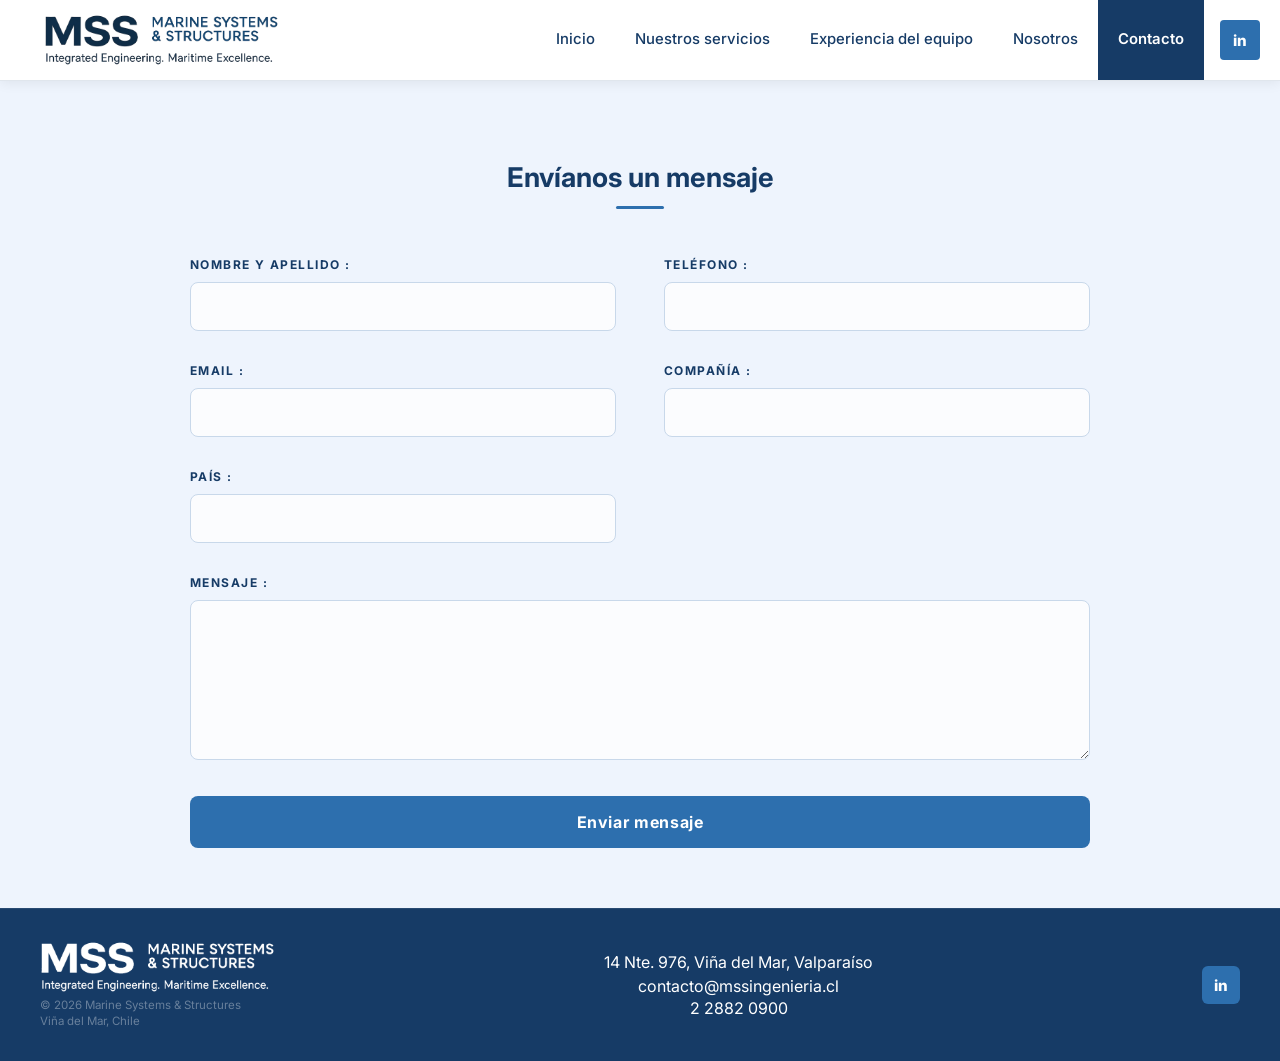
<file: contacto.html>
<!DOCTYPE html>
<html lang="es">
<head>
  <meta charset="UTF-8" />
  <meta http-equiv="Cache-Control" content="no-cache, no-store, must-revalidate" />
  <meta http-equiv="Pragma" content="no-cache" />
  <meta http-equiv="Expires" content="0" />
  <meta name="viewport" content="width=device-width, initial-scale=1.0" />
  <title>MSS | Contacto</title>
  <meta name="description" content="Contacto MSS — Marine Systems & Structures." />
  <link rel="preconnect" href="https://fonts.googleapis.com" />
  <link rel="preconnect" href="https://fonts.gstatic.com" crossorigin />
  <link href="https://fonts.googleapis.com/css2?family=Playfair+Display:wght@600;700&family=Inter:wght@300;400;500;600;700&display=swap" rel="stylesheet" />
  <link rel="stylesheet" href="css/style.css" />
  <style>
    html, body { scroll-behavior: auto !important; margin: 0;   min-height: 100vh;
    }

    /* ── HEADER ── */
    .site-header {
      background: #ffffff;
      
      border-bottom: 1px solid #e0e6ed;
      position: sticky; top: 0; z-index: 200;
      box-shadow: 0 2px 12px rgba(0,0,0,0.07);
    }
    .header-inner { min-height: 80px; display: flex; align-items: center; justify-content: space-between; }
    .logo-wrap { display: flex; align-items: center; justify-content: center; padding: 0 28px 0 0; margin-left: 24px; background: none; border: none; cursor: pointer; text-decoration: none; flex-shrink: 0; align-self: center; }
    .logo-img { height: 52px; width: auto; max-height: 52px; display: block; object-fit: contain; object-position: left center; }
    .main-nav { display: flex; align-items: stretch; margin-left: auto; }
    .main-nav a {
      display: flex; align-items: center; justify-content: center;
      padding: 0 20px; min-height: 80px; font-size: 0.93rem; font-weight: 500;
      color: var(--blue-dark); text-decoration: none; white-space: nowrap;
      border-bottom: 3px solid transparent; transition: 0.18s ease;
    }
    .main-nav a:hover { color: var(--blue-main); background: rgba(45,111,174,0.06); }
        .main-nav a.active { color: #fff; background: var(--blue-dark); font-weight: 600; }
    .main-nav a.active:hover { color: #fff !important; background: var(--blue-main) !important; }
    .nav-social { display: flex; align-items: center; margin-left: 16px; }
    .social-link.linkedin { width: 40px; height: 40px; display: grid; place-items: center; border-radius: 4px; background: var(--blue-main); color: white; font-weight: 800; font-size: 0.95rem; }
    .menu-toggle { display: none; background: none; border: none; color: var(--blue-main); font-size: 1.7rem; cursor: pointer; align-self: center; }

    /* ── HERO CONTACTO ── */
    .ct-hero {
      background: url("img/hero.jpg") center / cover no-repeat;
      padding: 72px 0 80px;
      position: relative;
      overflow: hidden;
    }
    .ct-hero::before {
      content: "";
      position: absolute;
      inset: 0;
      background: linear-gradient(
        to right,
        rgba(10, 25, 50, 0.72) 0%,
        rgba(10, 25, 50, 0.45) 60%,
        rgba(10, 25, 50, 0.20) 100%
      );
    }
    .ct-hero-inner {
      position: relative;
      z-index: 2;
      max-width: 680px;
    }
    .ct-hero-kicker {
      display: inline-block;
      background: rgba(255,255,255,0.12);
      color: rgba(255,255,255,0.85);
      font-size: 0.74rem;
      font-weight: 700;
      letter-spacing: 0.18em;
      text-transform: uppercase;
      padding: 7px 16px;
      border-radius: 999px;
      margin-bottom: 20px;
    }
    .ct-hero h1 {
      font-family: 'Playfair Display', Georgia, serif;
      font-size: clamp(2.2rem, 4vw, 3.4rem);
      font-weight: 600;
      color: #fff;
      margin: 0 0 18px;
      line-height: 1.1;
    }
    .ct-hero-lead {
      color: rgba(255,255,255,0.78);
      font-size: 1.05rem;
      line-height: 1.65;
      margin: 0;
      font-weight: 300;
    }

    /* ── CUERPO ── */
    .ct-body {
      background: linear-gradient(160deg, #eef4fd 0%, #f8fbff 40%, #ffffff 70%);
      padding: 52px 0 60px;
    }
    .ct-body .container {
      max-width: 1000px;
    }

    /* Tarjetas info */
    .ct-info-row {
      display: grid;
      grid-template-columns: repeat(3, 1fr);
      gap: 1px;
      background: #dde4ec;
      margin-bottom: 52px;
      box-shadow: 0 4px 20px rgba(0,0,0,0.07);
    }
    .ct-info-card {
      background: #fff;
      padding: 32px 28px;
      display: flex;
      align-items: flex-start;
      gap: 16px;
    }
    .ct-info-icon {
      width: 42px;
      height: 42px;
      border-radius: 10px;
      background: #eef4fb;
      display: flex;
      align-items: center;
      justify-content: center;
      flex-shrink: 0;
    }
    .ct-info-icon svg { width: 20px; height: 20px; }
    .ct-info-label {
      font-size: 0.75rem;
      font-weight: 700;
      text-transform: uppercase;
      letter-spacing: 0.1em;
      color: var(--text-main);
      margin: 0 0 5px;
    }
    .ct-info-value {
      font-size: 0.97rem;
      font-weight: 600;
      color: var(--blue-dark);
      margin: 0;
    }

    /* Formulario */
    .ct-form-wrap {
      background: #fff;
      border-radius: 16px;
      box-shadow: 0 8px 40px rgba(0,0,0,0.08);
      overflow: hidden;
      display: grid;
      grid-template-columns: 1fr;
      max-width: 860px;
      margin: 0 auto;
    }

    /* Panel izquierdo */
    .ct-form-left {
      background: linear-gradient(160deg, var(--blue-dark) 0%, #1e5799 100%);
      padding: 44px 36px;
      display: flex;
      flex-direction: column;
      justify-content: space-between;
    }
    .ct-form-left h2 {
      font-family: 'Playfair Display', Georgia, serif;
      font-size: 1.6rem;
      font-weight: 600;
      color: #fff;
      margin: 0 0 14px;
      line-height: 1.2;
    }
    .ct-form-left p {
      color: rgba(255,255,255,0.72);
      font-size: 0.94rem;
      line-height: 1.65;
      margin: 0 0 36px;
    }
    .ct-form-features {
      display: flex;
      flex-direction: column;
      gap: 16px;
    }
    .ct-form-feat {
      display: flex;
      align-items: flex-start;
      gap: 12px;
    }
    .ct-form-feat-dot {
      width: 8px; height: 8px;
      border-radius: 50%;
      background: rgba(255,255,255,0.5);
      flex-shrink: 0;
      margin-top: 6px;
    }
    .ct-form-feat span {
      color: rgba(255,255,255,0.82);
      font-size: 0.91rem;
      line-height: 1.5;
    }
    .ct-form-left-footer {
      margin-top: auto;
      padding-top: 36px;
      border-top: 1px solid rgba(255,255,255,0.12);
    }
    .ct-form-left-footer p {
      color: rgba(255,255,255,0.5);
      font-size: 0.8rem;
      margin: 0;
    }

    /* LAYOUT PRINCIPAL */
    .ct-layout {
      display: grid;
      grid-template-columns: 1fr;
      gap: 0;
    }
    .ct-msg-img-row {
      display: block;
      margin-bottom: 14px;
      width: 100%;
    }
    .ct-msg-img-row .ct-field { margin-bottom: 0; }
    .ct-msg-img-row textarea { height: 100%; min-height: 160px; max-height: 160px; resize: none; }
    .ct-inline-img {
      border-radius: 12px;
      overflow: hidden;
      box-shadow: 0 4px 18px rgba(22,59,102,0.12);
      min-height: 160px;
      max-height: 160px;
    }
    .ct-inline-img img {
      width: 100%;
      height: 160px;
      object-fit: cover;
      object-position: center 30%;
      display: block;
    }
    .ct-form-panel {
      background: linear-gradient(160deg, #eef4fd 0%, #f8fbff 40%, #ffffff 70%);
      border-radius: 16px;
      box-shadow: none;
      border: none;
      padding: 36px 36px 32px;
      max-width: 780px;
      margin: 0 auto;
    }
    .ct-form-kicker {
      font-size: 0.75rem;
      font-weight: 700;
      color: var(--blue-main);
      letter-spacing: 0.13em;
      text-transform: uppercase;
      margin: 0 0 8px;
      text-align: center;
    }
    .ct-form-title {
      font-size: 1.5rem;
      font-weight: 700;
      color: var(--blue-dark);
      margin: 0;
      font-family: 'Inter', sans-serif;
      text-align: center;
    }
    .ct-side-img {
      border-radius: 16px;
      overflow: hidden;
      box-shadow: 0 12px 36px rgba(22,59,102,0.14);
      position: sticky;
      top: 100px;
      min-height: 400px;
      background: #e8edf3;
    }
    .ct-side-img img {
      width: 100%;
      height: 100%;
      min-height: 400px;
      object-fit: cover;
      display: block;
    }

    /* Panel derecho — formulario */
    .ct-form-right {
      padding: 44px 44px 44px;
    }
    .ct-form-right h3 {
      font-size: 1.2rem;
      font-weight: 700;
      color: var(--blue-dark);
      margin: 0 0 28px;
    }
    .ct-field-row {
      display: grid;
      grid-template-columns: 1fr 1fr 1fr;
      gap: 14px;
      margin-bottom: 14px;
    }
    .ct-field {
      display: flex;
      flex-direction: column;
      gap: 6px;
    }
    .ct-field label {
      font-size: 0.78rem;
      font-weight: 600;
      text-transform: uppercase;
      letter-spacing: 0.08em;
      color: var(--text-main);
    }
    .ct-field input,
    .ct-field textarea {
      font-family: 'Inter', sans-serif;
      font-size: 0.95rem;
      color: var(--blue-dark);
      background: #f8fafc;
      border: 1.5px solid #dde4ec;
      border-radius: 8px;
      padding: 13px 15px;
      outline: none;
      transition: border-color 0.2s, box-shadow 0.2s;
      resize: none;
    }
    .ct-field input:focus,
    .ct-field textarea:focus {
      border-color: var(--blue-main);
      background: #fff;
      box-shadow: 0 0 0 3px rgba(45,111,174,0.1);
    }
    .ct-field-full { margin-bottom: 14px; }
    .ct-field-full textarea { min-height: 130px; width: 100%; box-sizing: border-box; }
    .ct-submit {
      width: 100%;
      background: var(--blue-main);
      color: #fff;
      border: none;
      border-radius: 8px;
      padding: 15px 24px;
      font-family: 'Inter', sans-serif;
      font-size: 1rem;
      font-weight: 600;
      cursor: pointer;
      letter-spacing: 0.02em;
      transition: background 0.2s, transform 0.15s;
      margin-top: 6px;
    }
    .ct-submit:hover {
      background: var(--blue-dark);
      transform: translateY(-1px);
    }

    /* ── RESPONSIVE ── */
    @media (max-width: 900px) {
      .ct-info-row { grid-template-columns: 1fr; }
      .ct-form-wrap { grid-template-columns: 1fr; }
      .ct-form-left { padding: 32px 28px; }
      .ct-form-right { padding: 32px 28px; }
    }
    @media (max-width: 900px) {
      .ct-layout { grid-template-columns: 1fr; gap: 28px; }
      .ct-side-img { position: static; min-height: 240px; }
      .ct-side-img img { min-height: 240px; }
      .ct-form-panel { padding: 32px 28px; }
    }
    @media (max-width: 820px) {
      .main-nav { display: none; flex-direction: column; width: 100%; background: #fff; }
      .main-nav.active { display: flex; }
      .main-nav a { min-height: 52px; justify-content: flex-start; padding: 0 16px; border-bottom: 1px solid #eee; }
      .menu-toggle { display: block; }
      .header-inner { min-height: auto !important; padding: 10px 0; flex-wrap: wrap; }
      .logo-img { height: 40px; }
      .nav-social { display: none; }
      .ct-hero { padding: 48px 0 56px; }
      .ct-field-row { grid-template-columns: 1fr; }
      .ct-form-left, .ct-form-right { padding: 24px 20px; }
    }
    @media (max-width: 600px) {
      .ct-hero h1 { font-size: 1.5rem; }
      .ct-form-left, .ct-form-right { padding: 20px 16px; }
      .ct-info-row { gap: 16px; }
    }
      
      
  </style>
  
  
  
  
  <link rel="icon" type="image/x-icon" href="favicon.ico">
  <link rel="icon" type="image/png" sizes="64x64" href="favicon-64x64.png">
  <link rel="icon" type="image/png" sizes="32x32" href="favicon-32x32.png">
  <link rel="apple-touch-icon" sizes="180x180" href="apple-touch-icon.png">
  <meta property="og:title" content="MSS | Marine Systems &amp; Structures" />
  <meta property="og:description" content="MSS optimiza terminales y desarrolla ingeniería marítimo-portuaria orientada a resultados." />
  <meta property="og:image" content="https://mssingenieria.cl/og-image.jpg" />
  <meta property="og:url" content="https://mssingenieria.cl" />
  <meta property="og:type" content="website" />
  <meta name="twitter:card" content="summary_large_image" />
  <meta name="twitter:image" content="https://mssingenieria.cl/og-image.jpg" />
</head>
<body>

  <header class="site-header" id="siteHeader">
    <div class="container header-inner">
      <a href="index.html" class="logo-wrap" aria-label="Ir al inicio">
        <img src="img/logo2.png" alt="MSS Marine Systems & Structures" class="logo-img" />
      </a>
      <nav class="main-nav" id="mainNav">
        <a href="index.html">Inicio</a>
        <a href="servicios.html">Nuestros servicios</a>
        <a href="experiencia.html">Experiencia del equipo</a>
        <a href="nosotros.html">Nosotros</a>
        <a class="active" href="#">Contacto</a>
      </nav>
      <div class="nav-social">
        <a href="https://www.linkedin.com/company/mss-marine-systems-structures" target="_blank" class="social-link linkedin" aria-label="LinkedIn">in</a>
      </div>
      <button class="menu-toggle" id="menuToggle" aria-label="Abrir menú">☰</button>
    </div>
  </header>

  <main>

    <!-- ── FORMULARIO ── -->
    <section style="background:#eef4fd; padding: 80px 0 60px;">
      <div class="container" style="position:relative;z-index:2;">

        <div style="text-align:center;margin-bottom:48px;">
          <h3 style="font-size:clamp(1.2rem,4vw,1.7rem);font-weight:700;color:var(--blue-dark);margin:0 0 12px;font-family:'Inter',sans-serif;">Envíanos un mensaje</h3>
          <div style="width:48px;height:3px;background:var(--blue-main);margin:0 auto;border-radius:2px;"></div>
        </div>

        <form id="contactForm" style="max-width:900px;margin:0 auto;">
          <div style="display:grid;grid-template-columns:repeat(auto-fit, minmax(280px, 1fr));gap:32px 48px;margin-bottom:32px;">
            <div>
              <label style="display:block;font-size:0.75rem;font-weight:700;color:var(--blue-dark);letter-spacing:0.12em;text-transform:uppercase;margin-bottom:10px;">Nombre y Apellido :</label>
              <input type="text" style="width:100%;box-sizing:border-box;background:rgba(255,255,255,0.75);border:1.5px solid #c8d8ea;border-radius:8px;padding:14px 16px;color:var(--blue-dark);font-size:0.95rem;outline:none;" />
            </div>
            <div>
              <label style="display:block;font-size:0.75rem;font-weight:700;color:var(--blue-dark);letter-spacing:0.12em;text-transform:uppercase;margin-bottom:10px;">Teléfono :</label>
              <input type="tel" style="width:100%;box-sizing:border-box;background:rgba(255,255,255,0.75);border:1.5px solid #c8d8ea;border-radius:8px;padding:14px 16px;color:var(--blue-dark);font-size:0.95rem;outline:none;" />
            </div>
            <div>
              <label style="display:block;font-size:0.75rem;font-weight:700;color:var(--blue-dark);letter-spacing:0.12em;text-transform:uppercase;margin-bottom:10px;">Email :</label>
              <input type="email" style="width:100%;box-sizing:border-box;background:rgba(255,255,255,0.75);border:1.5px solid #c8d8ea;border-radius:8px;padding:14px 16px;color:var(--blue-dark);font-size:0.95rem;outline:none;" />
            </div>
            <div>
              <label style="display:block;font-size:0.75rem;font-weight:700;color:var(--blue-dark);letter-spacing:0.12em;text-transform:uppercase;margin-bottom:10px;">Compañía :</label>
              <input type="text" style="width:100%;box-sizing:border-box;background:rgba(255,255,255,0.75);border:1.5px solid #c8d8ea;border-radius:8px;padding:14px 16px;color:var(--blue-dark);font-size:0.95rem;outline:none;" />
            </div>
            <div>
              <label style="display:block;font-size:0.75rem;font-weight:700;color:var(--blue-dark);letter-spacing:0.12em;text-transform:uppercase;margin-bottom:10px;">País :</label>
              <input type="text" style="width:100%;box-sizing:border-box;background:rgba(255,255,255,0.75);border:1.5px solid #c8d8ea;border-radius:8px;padding:14px 16px;color:var(--blue-dark);font-size:0.95rem;outline:none;" />
            </div>
          </div>
          <div style="margin-bottom:32px;">
            <label style="display:block;font-size:0.75rem;font-weight:700;color:var(--blue-dark);letter-spacing:0.12em;text-transform:uppercase;margin-bottom:10px;">Mensaje :</label>
            <textarea style="width:100%;box-sizing:border-box;background:rgba(255,255,255,0.75);border:1.5px solid #c8d8ea;border-radius:8px;padding:14px 16px;color:var(--blue-dark);font-size:0.95rem;outline:none;min-height:160px;resize:vertical;"></textarea>
          </div>
          <button type="submit" style="width:100%;padding:16px;background:var(--blue-main);color:#fff;border:none;border-radius:8px;font-size:1rem;font-weight:700;cursor:pointer;letter-spacing:0.04em;transition:background 0.2s;">Enviar mensaje</button>
        </form>

      </div>
    </section>

  </main>

  <!-- FOOTER -->

  <script>
    document.getElementById('menuToggle').addEventListener('click', function() {
      document.getElementById('mainNav').classList.toggle('active');
    });
    document.getElementById('contactForm').addEventListener('submit', function(e) {
      e.preventDefault();
      this.innerHTML = '<div style="text-align:center;padding:40px 0;color:var(--blue-dark)"><p style="font-size:1.5rem;margin:0 0 10px">✓</p><p style="font-weight:600;font-size:1.05rem;margin:0 0 8px">Mensaje enviado</p><p style="color:var(--text-main);font-size:0.95rem;margin:0">Te contactaremos en menos de 24 horas hábiles.</p></div>';
    });
    window.addEventListener('pageshow', function(e) {
    if (e.persisted) { window.location.reload(); }
  });
</script>

  <footer style="background:#163b66;border-top:1px solid rgba(255,255,255,0.08);padding:32px 0;width:100%;box-sizing:border-box;">
    <div style="width:100%;max-width:1500px;margin:0 auto;padding:0 40px;box-sizing:border-box;display:flex;align-items:center;justify-content:space-between;gap:24px;">
      <div style="display:flex;flex-direction:column;gap:2px;">
        <img src="img/logo2.png" alt="MSS" style="height:52px;width:auto;object-fit:contain;filter:brightness(0) invert(1);" />
        <p style="font-size:0.72rem;color:rgba(255,255,255,0.35);margin:2px 0 0;line-height:1.4;">&copy; 2026 Marine Systems &amp; Structures<br>Vi&ntilde;a del Mar, Chile</p>
      </div>
      <div style="flex:1;display:flex;align-items:center;justify-content:center;text-align:center;">
        <div style="text-align:center;font-family:'Inter',Arial,sans-serif;">
          <p style="color:#ffffff;font-size:1rem;font-weight:400;margin:0 0 4px;">14 Nte. 976, Vi&ntilde;a del Mar, Valpara&iacute;so</p>
          <p style="color:#ffffff;font-size:1rem;font-weight:400;margin:0 0 2px;">contacto@mssingenieria.cl</p>
          <p style="color:#ffffff;font-size:1rem;font-weight:400;margin:0;">2 2882 0900</p>
        </div>
      </div>
      <div style="display:flex;align-items:center;">
        <a href="https://www.linkedin.com/company/mss-marine-systems-structures" target="_blank" style="display:flex;align-items:center;justify-content:center;width:38px;height:38px;background:#2d6fae;color:#fff;font-weight:800;font-size:0.95rem;border-radius:6px;text-decoration:none;">in</a>
      </div>
    </div>
  </footer>

</body>
</html>
</file>
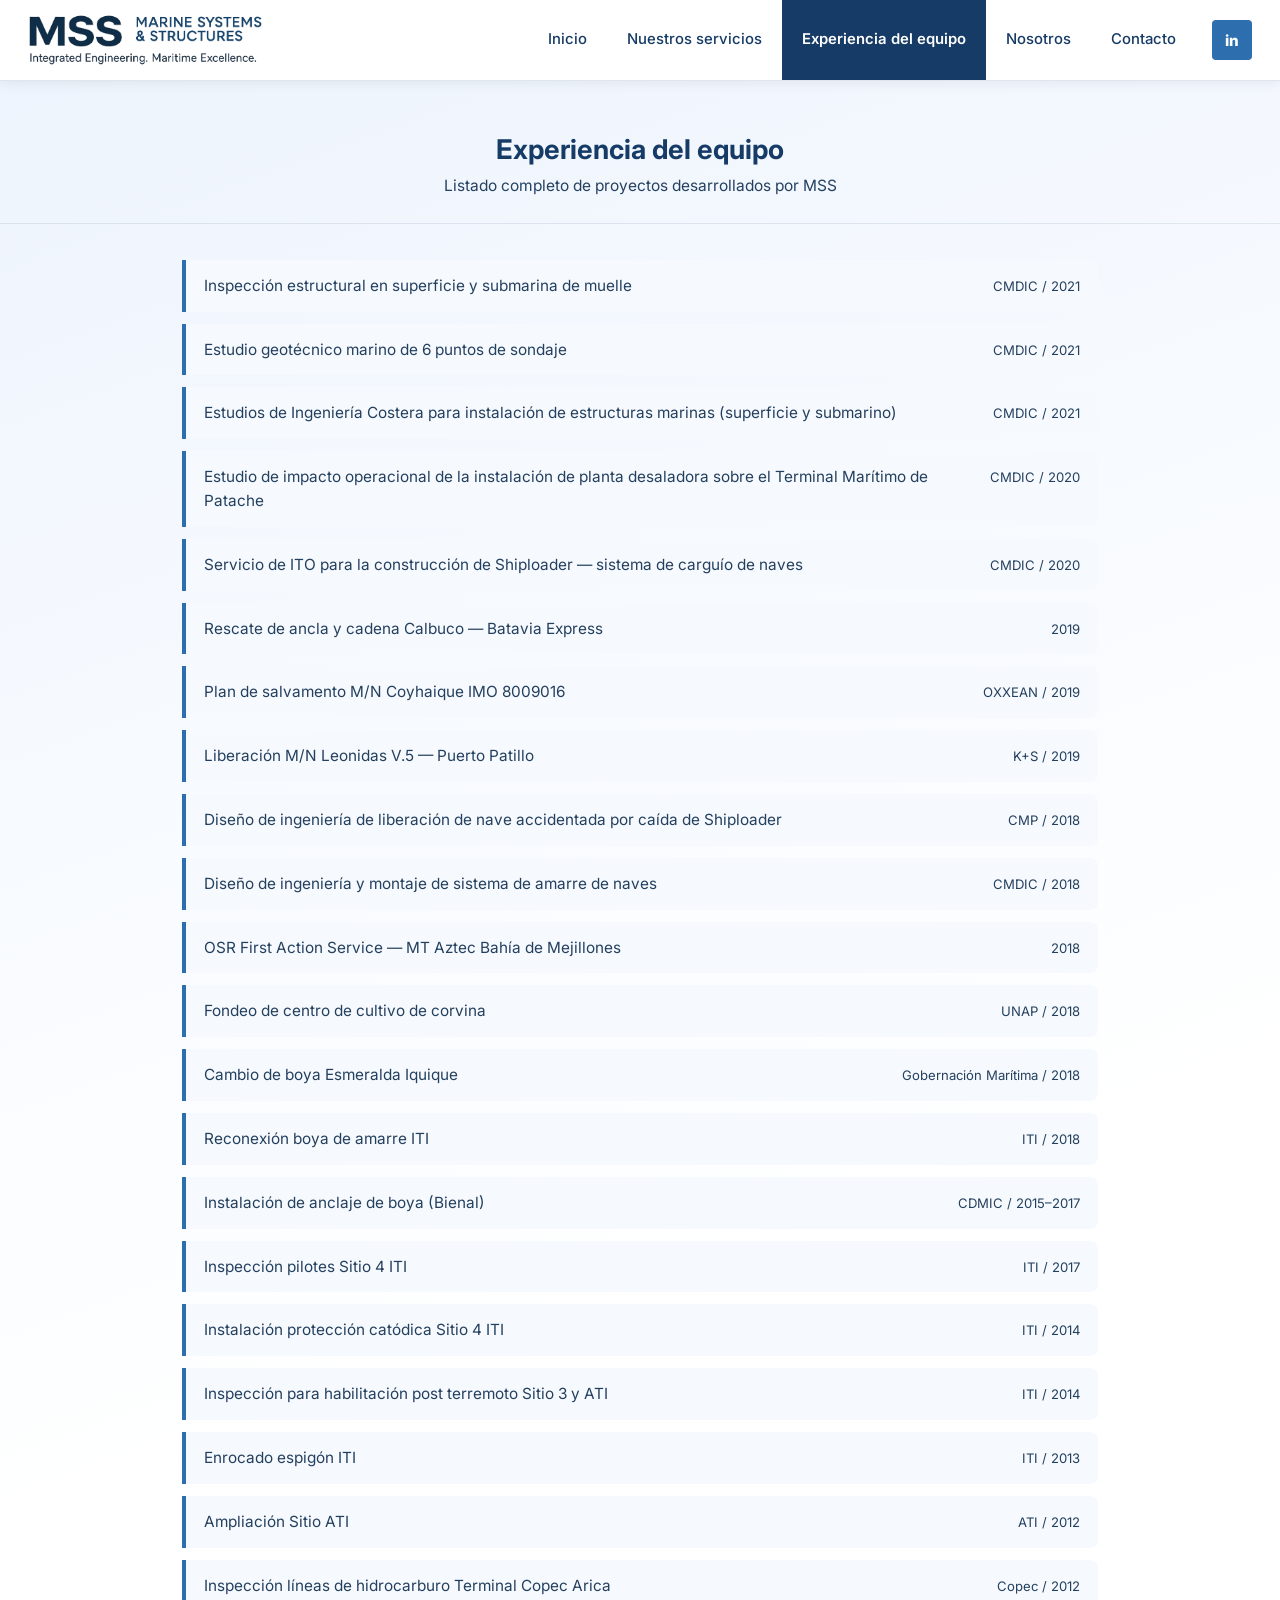
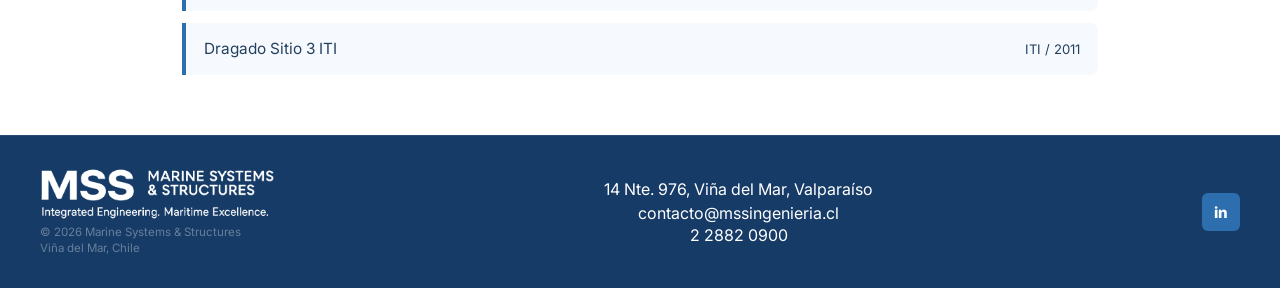
<file: experiencia.html>
<!DOCTYPE html>
<html lang="es">
<head>
  <meta charset="UTF-8" />
  <meta http-equiv="Cache-Control" content="no-cache, no-store, must-revalidate" />
  <meta http-equiv="Pragma" content="no-cache" />
  <meta http-equiv="Expires" content="0" />
  <meta name="viewport" content="width=device-width, initial-scale=1.0" />
  <title>MSS | Experiencia del equipo</title>
  <link rel="preconnect" href="https://fonts.googleapis.com" />
  <link rel="preconnect" href="https://fonts.gstatic.com" crossorigin />
  <link href="https://fonts.googleapis.com/css2?family=Inter:wght@400;500;600;700;800&display=swap" rel="stylesheet" />
  <link rel="stylesheet" href="css/style.css" />
  <style>
    html, body { margin: 0; }
    .site-header { background:#fff; border-bottom:1px solid #e0e6ed; position:sticky; top:0; z-index:200; box-shadow:0 2px 12px rgba(0,0,0,0.07); }
    .header-inner { min-height:80px; display:flex; align-items:center; justify-content:space-between; padding:0 28px; }
    .logo-img { height:52px; width:auto; display:block; object-fit:contain; }
    .main-nav { display:flex; align-items:stretch; margin-left:auto; }
    .main-nav a { display:flex; align-items:center; justify-content:center; padding:0 20px; min-height:80px; font-size:0.93rem; font-weight:500; color:var(--blue-dark); text-decoration:none; white-space:nowrap; transition:0.18s ease; }
    .main-nav a:hover { color:var(--blue-main); background:rgba(45,111,174,0.06); }
    .main-nav a.active { color:#fff; background:var(--blue-dark); font-weight:600; }
    .main-nav a.active:hover { color:#fff !important; background:var(--blue-dark) !important; }
    .nav-social { display:flex; align-items:center; margin-left:16px; }
    .social-link.linkedin { width:40px; height:40px; display:grid; place-items:center; border-radius:4px; background:var(--blue-main); color:white; font-weight:800; font-size:0.95rem; text-decoration:none; }
    .menu-toggle { display:none; background:none; border:none; color:var(--blue-main); font-size:1.7rem; cursor:pointer; }

    .exp-page { background: linear-gradient(160deg, #eef4fd 0%, #f8fbff 40%, #ffffff 70%); min-height:calc(100vh - 80px); }
    .exp-modal-head {
      background: transparent;
      padding: 52px 32px 24px;
      position: relative;
      border-bottom: 1px solid rgba(22,59,102,0.1);
      margin-bottom: 8px;
      text-align: center;
    }
    .exp-modal-head h3 { margin:0 0 8px; color:#163b66; font-size:1.7rem; font-weight:700; text-align:center; font-family:'Inter',sans-serif; }
    .exp-modal-head p { margin:0; color:#24405f; font-size:0.97rem; text-align:center; line-height:1.6; }
    .exp-modal-body { padding:28px 32px 60px; max-width:980px; margin:0 auto; }
    .exp-modal-list { display:grid; gap:12px; }
    .exp-modal-item { display:flex; align-items:baseline; gap:14px; padding:14px 18px; background:#f6f9fd; border-left:4px solid var(--blue-main); border-radius:0 8px 8px 0; }
    .exp-modal-item-dot { display:none; }
    .exp-modal-item-text { color:var(--text-main); font-size:0.96rem; line-height:1.55; }
    .exp-modal-item-year { margin-left:auto; color:var(--text-main); font-size:0.82rem; white-space:nowrap; flex-shrink:0; }

    @media (max-width:820px) {
      .main-nav { display:none; flex-direction:column; width:100%; background:#fff; margin-left:0; }
      .main-nav.active { display:flex; }
      .main-nav a { min-height:52px; justify-content:flex-start; padding:0 16px; border-bottom:1px solid #eee; }
      .menu-toggle { display:block; }
      .header-inner { flex-wrap:wrap; min-height:auto; padding:10px 16px; }
      .nav-social { display:none; }
      .exp-modal-head { padding:32px 20px 20px; }
      .exp-modal-body { padding:20px; }
      .exp-modal-head h3 { font-size:1.4rem; }
    }
    @media (max-width:600px) {
      .exp-modal-head { padding:24px 16px 16px; }
      .exp-modal-head h3 { font-size:1.2rem; }
      .exp-modal-head p { font-size:0.9rem; }
      .exp-modal-body { padding:16px; }
      .exp-modal-item { flex-wrap:wrap; gap:8px; padding:12px; }
      .exp-modal-item-year { margin-left:0; }
    }
  </style>
  
  
  
  
  <link rel="icon" type="image/x-icon" href="favicon.ico">
  <link rel="icon" type="image/png" sizes="64x64" href="favicon-64x64.png">
  <link rel="icon" type="image/png" sizes="32x32" href="favicon-32x32.png">
  <link rel="apple-touch-icon" sizes="180x180" href="apple-touch-icon.png">
  <meta property="og:title" content="MSS | Marine Systems &amp; Structures" />
  <meta property="og:description" content="MSS optimiza terminales y desarrolla ingeniería marítimo-portuaria orientada a resultados." />
  <meta property="og:image" content="https://mssingenieria.cl/og-image.jpg" />
  <meta property="og:url" content="https://mssingenieria.cl" />
  <meta property="og:type" content="website" />
  <meta name="twitter:card" content="summary_large_image" />
  <meta name="twitter:image" content="https://mssingenieria.cl/og-image.jpg" />
</head>
<body>
  <header class="site-header">
    <div class="header-inner">
      <a href="index.html" style="text-decoration:none;">
        <img src="img/logo2.png" alt="MSS" class="logo-img" style="filter:none;" />
      </a>
      <nav class="main-nav" id="mainNav">
        <a href="index.html">Inicio</a>
        <a href="servicios.html">Nuestros servicios</a>
        <a class="active" href="#">Experiencia del equipo</a>
        <a href="nosotros.html">Nosotros</a>
        <a href="contacto.html">Contacto</a>
      </nav>
      <div class="nav-social">
        <a href="https://www.linkedin.com/company/mss-marine-systems-structures" target="_blank" class="social-link linkedin" aria-label="LinkedIn">in</a>
      </div>
      <button class="menu-toggle" id="menuToggle">☰</button>
    </div>
  </header>

  <main>
    <div class="exp-page">
      <div class="exp-modal-head">
        <h3>Experiencia del equipo</h3>
        <p>Listado completo de proyectos desarrollados por MSS</p>
      </div>
      <div class="exp-modal-body">
        <div class="exp-modal-list">
          <div class="exp-modal-item"><div class="exp-modal-item-dot"></div><span class="exp-modal-item-text">Inspección estructural en superficie y submarina de muelle</span><span class="exp-modal-item-year">CMDIC / 2021</span></div>
          <div class="exp-modal-item"><div class="exp-modal-item-dot"></div><span class="exp-modal-item-text">Estudio geotécnico marino de 6 puntos de sondaje</span><span class="exp-modal-item-year">CMDIC / 2021</span></div>
          <div class="exp-modal-item"><div class="exp-modal-item-dot"></div><span class="exp-modal-item-text">Estudios de Ingeniería Costera para instalación de estructuras marinas (superficie y submarino)</span><span class="exp-modal-item-year">CMDIC / 2021</span></div>
          <div class="exp-modal-item"><div class="exp-modal-item-dot"></div><span class="exp-modal-item-text">Estudio de impacto operacional de la instalación de planta desaladora sobre el Terminal Marítimo de Patache</span><span class="exp-modal-item-year">CMDIC / 2020</span></div>
          <div class="exp-modal-item"><div class="exp-modal-item-dot"></div><span class="exp-modal-item-text">Servicio de ITO para la construcción de Shiploader — sistema de carguío de naves</span><span class="exp-modal-item-year">CMDIC / 2020</span></div>
          <div class="exp-modal-item"><div class="exp-modal-item-dot"></div><span class="exp-modal-item-text">Rescate de ancla y cadena Calbuco — Batavia Express</span><span class="exp-modal-item-year">2019</span></div>
          <div class="exp-modal-item"><div class="exp-modal-item-dot"></div><span class="exp-modal-item-text">Plan de salvamento M/N Coyhaique IMO 8009016</span><span class="exp-modal-item-year">OXXEAN / 2019</span></div>
          <div class="exp-modal-item"><div class="exp-modal-item-dot"></div><span class="exp-modal-item-text">Liberación M/N Leonidas V.5 — Puerto Patillo</span><span class="exp-modal-item-year">K+S / 2019</span></div>
          <div class="exp-modal-item"><div class="exp-modal-item-dot"></div><span class="exp-modal-item-text">Diseño de ingeniería de liberación de nave accidentada por caída de Shiploader</span><span class="exp-modal-item-year">CMP / 2018</span></div>
          <div class="exp-modal-item"><div class="exp-modal-item-dot"></div><span class="exp-modal-item-text">Diseño de ingeniería y montaje de sistema de amarre de naves</span><span class="exp-modal-item-year">CMDIC / 2018</span></div>
          <div class="exp-modal-item"><div class="exp-modal-item-dot"></div><span class="exp-modal-item-text">OSR First Action Service — MT Aztec Bahía de Mejillones</span><span class="exp-modal-item-year">2018</span></div>
          <div class="exp-modal-item"><div class="exp-modal-item-dot"></div><span class="exp-modal-item-text">Fondeo de centro de cultivo de corvina</span><span class="exp-modal-item-year">UNAP / 2018</span></div>
          <div class="exp-modal-item"><div class="exp-modal-item-dot"></div><span class="exp-modal-item-text">Cambio de boya Esmeralda Iquique</span><span class="exp-modal-item-year">Gobernación Marítima / 2018</span></div>
          <div class="exp-modal-item"><div class="exp-modal-item-dot"></div><span class="exp-modal-item-text">Reconexión boya de amarre ITI</span><span class="exp-modal-item-year">ITI / 2018</span></div>
          <div class="exp-modal-item"><div class="exp-modal-item-dot"></div><span class="exp-modal-item-text">Instalación de anclaje de boya (Bienal)</span><span class="exp-modal-item-year">CDMIC / 2015–2017</span></div>
          <div class="exp-modal-item"><div class="exp-modal-item-dot"></div><span class="exp-modal-item-text">Inspección pilotes Sitio 4 ITI</span><span class="exp-modal-item-year">ITI / 2017</span></div>
          <div class="exp-modal-item"><div class="exp-modal-item-dot"></div><span class="exp-modal-item-text">Instalación protección catódica Sitio 4 ITI</span><span class="exp-modal-item-year">ITI / 2014</span></div>
          <div class="exp-modal-item"><div class="exp-modal-item-dot"></div><span class="exp-modal-item-text">Inspección para habilitación post terremoto Sitio 3 y ATI</span><span class="exp-modal-item-year">ITI / 2014</span></div>
          <div class="exp-modal-item"><div class="exp-modal-item-dot"></div><span class="exp-modal-item-text">Enrocado espigón ITI</span><span class="exp-modal-item-year">ITI / 2013</span></div>
          <div class="exp-modal-item"><div class="exp-modal-item-dot"></div><span class="exp-modal-item-text">Ampliación Sitio ATI</span><span class="exp-modal-item-year">ATI / 2012</span></div>
          <div class="exp-modal-item"><div class="exp-modal-item-dot"></div><span class="exp-modal-item-text">Inspección líneas de hidrocarburo Terminal Copec Arica</span><span class="exp-modal-item-year">Copec / 2012</span></div>
          <div class="exp-modal-item"><div class="exp-modal-item-dot"></div><span class="exp-modal-item-text">Dragado Sitio 3 ITI</span><span class="exp-modal-item-year">ITI / 2011</span></div>
        </div>
      </div>
    </div>
  </main>

  <footer style="background:#163b66;border-top:1px solid rgba(255,255,255,0.08);padding:32px 0;width:100%;box-sizing:border-box;">
    <div style="width:100%;max-width:1500px;margin:0 auto;padding:0 40px;box-sizing:border-box;display:flex;align-items:center;justify-content:space-between;gap:24px;">
      <div style="display:flex;flex-direction:column;gap:2px;">
        <img src="img/logo2.png" alt="MSS" style="height:52px;width:auto;object-fit:contain;filter:brightness(0) invert(1);" />
        <p style="font-size:0.72rem;color:rgba(255,255,255,0.35);margin:2px 0 0;line-height:1.4;">&copy; 2026 Marine Systems &amp; Structures<br>Vi&ntilde;a del Mar, Chile</p>
      </div>
      <div style="flex:1;display:flex;align-items:center;justify-content:center;text-align:center;">
        <div style="text-align:center;font-family:'Inter',Arial,sans-serif;">
          <p style="color:#ffffff;font-size:1rem;font-weight:400;margin:0 0 4px;">14 Nte. 976, Vi&ntilde;a del Mar, Valpara&iacute;so</p>
          <p style="color:#ffffff;font-size:1rem;font-weight:400;margin:0 0 2px;">contacto@mssingenieria.cl</p>
          <p style="color:#ffffff;font-size:1rem;font-weight:400;margin:0;">2 2882 0900</p>
        </div>
      </div>
      <div style="display:flex;align-items:center;">
        <a href="https://www.linkedin.com/company/mss-marine-systems-structures" target="_blank" style="display:flex;align-items:center;justify-content:center;width:38px;height:38px;background:#2d6fae;color:#fff;font-weight:800;font-size:0.95rem;border-radius:6px;text-decoration:none;">in</a>
      </div>
    </div>
  </footer>

  <script>
    document.getElementById('menuToggle').addEventListener('click', function() {
      document.getElementById('mainNav').classList.toggle('active');
    });
    window.addEventListener('pageshow', function(e) {
    if (e.persisted) { window.location.reload(); }
  });
</script>
</body>
</html>
</file>
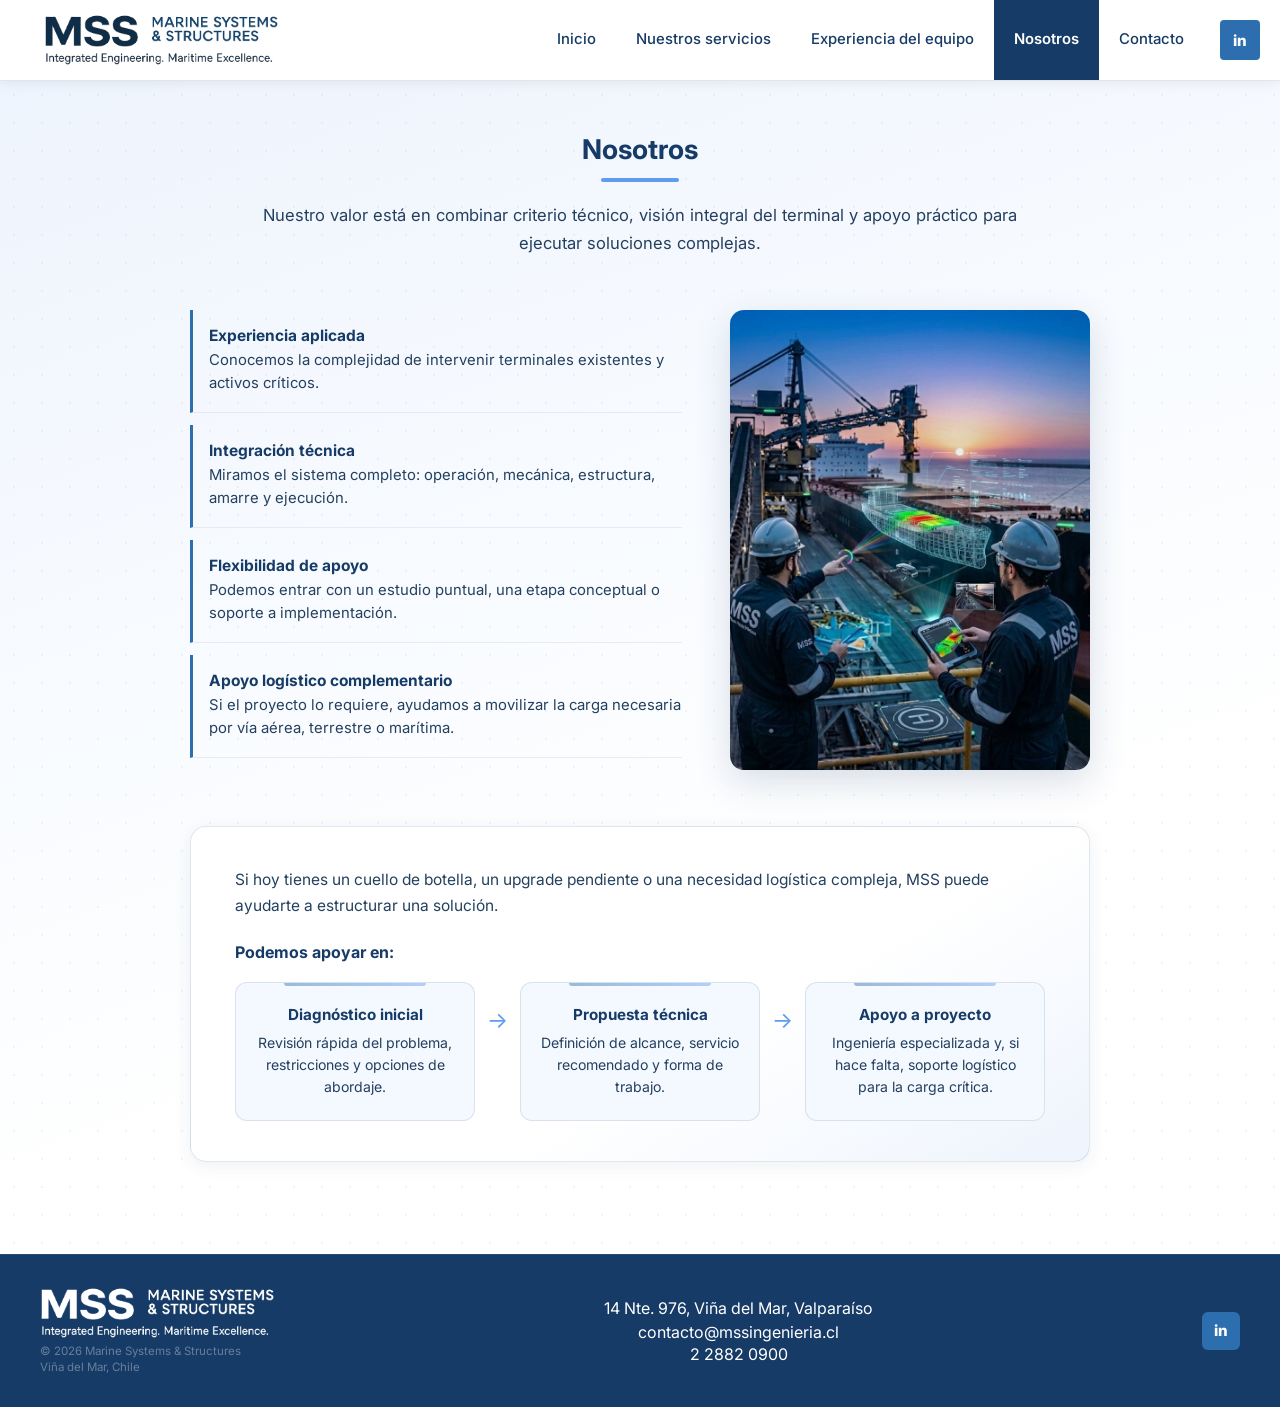
<file: nosotros.html>
<!DOCTYPE html>
<html lang="es">
<head>
  <meta charset="UTF-8" />
  <meta http-equiv="Cache-Control" content="no-cache, no-store, must-revalidate" />
  <meta http-equiv="Pragma" content="no-cache" />
  <meta http-equiv="Expires" content="0" />
  <meta name="viewport" content="width=device-width, initial-scale=1.0" />
  <title>MSS | Nosotros</title>
  <meta name="description" content="Por qué trabajar con MSS." />
  <link rel="preconnect" href="https://fonts.googleapis.com" />
  <link rel="preconnect" href="https://fonts.gstatic.com" crossorigin />
  <link href="https://fonts.googleapis.com/css2?family=Playfair+Display:wght@600;700&family=Inter:wght@300;400;500;600;700&display=swap" rel="stylesheet" />
  <link rel="stylesheet" href="css/style.css" />
  <style>
    html, body { scroll-behavior: auto !important;   min-height: 100vh;
    }

    /* HEADER igual que index */
    .site-header {
      background: #ffffff;
      
      border-bottom: 1px solid #e0e6ed;
      position: sticky; top: 0; z-index: 200;
      box-shadow: 0 2px 12px rgba(0,0,0,0.07);
    }
    .header-inner { min-height: 80px; display: flex; align-items: center; justify-content: space-between; }
    .logo-wrap { display: flex; align-items: center; justify-content: center; padding: 0 28px 0 0; margin-left: 24px; background: none; border: none; cursor: pointer; flex-shrink: 0; align-self: center; text-decoration: none; }
    .logo-img { height: 52px; width: auto; max-height: 52px; display: block; object-fit: contain; object-position: left center; }
    .main-nav { display: flex; align-items: stretch; margin-left: auto; }
    .main-nav a {
      display: flex; align-items: center; justify-content: center;
      padding: 0 20px; min-height: 80px; font-size: 0.93rem; font-weight: 500;
      color: var(--blue-dark); text-decoration: none; white-space: nowrap;
      border-bottom: 3px solid transparent; transition: 0.18s ease;
    }
    .main-nav a:hover { color: var(--blue-main); background: rgba(45,111,174,0.06); }
        .main-nav a.active { color: #fff; background: var(--blue-dark); font-weight: 600; }
    .main-nav a.active:hover { color: #fff !important; background: var(--blue-main) !important; }
    .nav-social { display: flex; align-items: center; margin-left: 16px; }
    .social-link.linkedin { width: 40px; height: 40px; display: grid; place-items: center; border-radius: 4px; background: var(--blue-main); color: white; font-weight: 800; font-size: 0.95rem; }
    .menu-toggle { display: none; background: none; border: none; color: var(--blue-main); font-size: 1.7rem; cursor: pointer; align-self: center; }

    /* ── PÁGINA NOSOTROS ── */
    .nos-page {
      padding: 52px 0 60px;
      background: linear-gradient(160deg, #eef4fd 0%, #f8fbff 40%, #ffffff 70%);
      position: relative;
    }
    .nos-page::before {
      content: '';
      position: absolute;
      inset: 0;
      background-image: radial-gradient(circle, rgba(45,111,174,0.07) 1px, transparent 1px);
      background-size: 28px 28px;
      pointer-events: none;
    }
    .nos-page .container { position: relative; max-width: 900px; }

    /* TÍTULO PRINCIPAL */
    .nos-page-title {
      text-align: center;
      margin-bottom: 52px;
    }
    .nos-page-title h1 {
      font-size: 1.7rem;
      font-weight: 700;
      color: var(--blue-dark);
      margin: 0 0 10px;
      font-family: 'Inter', sans-serif;
    }
    .nos-page-title .section-line {
      width: 78px; height: 4px;
      background: var(--blue-light);
      margin: 12px auto 20px;
      border-radius: 2px;
    }
    .nos-page-lead {
      font-size: 1.04rem;
      color: #24405f;
      line-height: 1.68;
      text-align: center;
      max-width: 780px;
      margin: 0 auto;
    }

    /* BLOQUE 1: Por qué trabajar + imagen */
    .nos-top {
      display: grid;
      grid-template-columns: 1fr 360px;
      gap: 48px;
      align-items: stretch;
      margin-bottom: 56px;
    }
    .nos-top-left h2 {
      font-size: 1.25rem;
      font-weight: 700;
      color: var(--blue-dark);
      margin: 0 0 10px;
      font-family: 'Inter', sans-serif;
    }
    .nos-top-lead {
      color: var(--text-main);
      font-size: 0.97rem;
      line-height: 1.65;
      margin: 0 0 28px;
    }
    .nos-top > div:last-child {
      display: flex;
      align-self: stretch;
    }
    .nos-img {
      width: 100%;
      height: 100%;
      object-fit: cover;
      object-position: center 30%;
      display: block;
      border-radius: 14px;
      box-shadow: 0 12px 36px rgba(22,59,102,0.16);
    }
    .nos-features { display: flex; flex-direction: column; }
    .nos-feat {
      padding: 16px 0 16px 16px;
      border-bottom: 1px solid rgba(22,59,102,0.08);
      border-left: 3px solid var(--blue-main);
      margin-left: 0;
      margin-bottom: 12px;
    }
    .nos-feat:first-child { padding-top: 16px; }
    .nos-feat h3 {
      font-size: 0.97rem;
      font-weight: 700;
      color: var(--blue-dark);
      margin: 0 0 4px;
    }
    .nos-feat p {
      margin: 0;
      color: var(--text-main);
      font-size: 0.93rem;
      line-height: 1.58;
    }

    /* BLOQUE 2 */
    .nos-how {
      background: linear-gradient(150deg, #ffffff 60%, #eef4fd 100%);
      border-radius: 16px;
      padding: 40px 44px;
      margin-bottom: 32px;
      border: 1.5px solid rgba(22,59,102,0.12);
      box-shadow: 0 4px 18px rgba(22,59,102,0.07);
    }
    .nos-how-lead {
      color: var(--text-main);
      font-size: 0.97rem;
      line-height: 1.65;
      margin: 0 0 24px;
    }
    .nos-how-label {
      font-size: 1rem;
      font-weight: 700;
      color: var(--blue-dark);
      margin: 0 0 20px;
    }
    .nos-steps {
      display: grid;
      grid-template-columns: 1fr auto 1fr auto 1fr;
      gap: 0;
      align-items: start;
    }
    .nos-step {
      background: #f4f8ff;
      border: 1px solid rgba(22,59,102,0.12);
      border-radius: 12px;
      padding: 22px 20px;
      text-align: center;
      position: relative;
    }
    .nos-step::before {
      content: '';
      position: absolute;
      top: 0; left: 20%; right: 20%;
      height: 3px;
      background: linear-gradient(90deg, var(--blue-main), var(--blue-light));
      border-radius: 0 0 4px 4px;
      opacity: 0.45;
    }
    .nos-step h4 {
      font-size: 0.95rem;
      font-weight: 700;
      color: var(--blue-dark);
      margin: 0 0 8px;
    }
    .nos-step p {
      margin: 0;
      color: var(--text-main);
      font-size: 0.88rem;
      line-height: 1.55;
    }
    .nos-arrow {
      display: flex;
      align-items: center;
      justify-content: center;
      padding: 0 12px;
      color: var(--blue-light);
      font-size: 1.4rem;
      padding-top: 24px;
    }

    /* BLOQUE 3: CTA */
    .nos-cta {
      background: linear-gradient(135deg, var(--blue-dark) 0%, #1e5491 100%);
      border-radius: 16px;
      padding: 36px 44px;
      text-align: center;
    }
    .nos-cta p {
      font-size: 1rem;
      font-weight: 500;
      color: rgba(255,255,255,0.88);
      margin: 0 auto 18px;
      max-width: 600px;
      line-height: 1.6;
    }
    .nos-cta-tag {
      display: inline-block;
      background: rgba(255,255,255,0.12);
      color: #fff;
      font-size: 0.88rem;
      font-weight: 600;
      padding: 10px 24px;
      border-radius: 999px;
      border: 1px solid rgba(255,255,255,0.25);
      letter-spacing: 0.03em;
    }

    /* RESPONSIVE */
    @media (max-width: 900px) {
      .nos-top { grid-template-columns: 1fr; gap: 28px; }
      .nos-top > div:last-child { order: -1; }
      .nos-img { height: 220px; }
      .nos-steps { grid-template-columns: 1fr; }
      .nos-arrow { display: none; }
      .nos-how { padding: 28px 22px; }
    }
    @media (max-width: 820px) {
      .main-nav { display: none; }
      .main-nav.active { display: flex; flex-direction: column; width: 100%; background: #fff; }
      .main-nav a { min-height: 52px; justify-content: flex-start; padding: 0 16px; border-bottom: 1px solid #eee; }
      .menu-toggle { display: block; }
      .header-inner { padding: 10px 0; flex-wrap: wrap; min-height: auto; }
      .logo-img { height: 40px; }
      .nos-page { padding: 52px 0 60px; }
      .nos-how { padding: 24px 18px; }
    }
    @media (max-width: 600px) {
      .nos-top { gap: 20px; }
      .nos-img { height: 180px; }
      .nos-how { padding: 20px 16px; }
      .nos-step { padding: 18px 14px; }
      .nos-page-title h1 { font-size: 1.5rem; }
    }
      
      
  </style>
  
  
  
  
  <link rel="icon" type="image/x-icon" href="favicon.ico">
  <link rel="icon" type="image/png" sizes="64x64" href="favicon-64x64.png">
  <link rel="icon" type="image/png" sizes="32x32" href="favicon-32x32.png">
  <link rel="apple-touch-icon" sizes="180x180" href="apple-touch-icon.png">
  <meta property="og:title" content="MSS | Marine Systems &amp; Structures" />
  <meta property="og:description" content="MSS optimiza terminales y desarrolla ingeniería marítimo-portuaria orientada a resultados." />
  <meta property="og:image" content="https://mssingenieria.cl/og-image.jpg" />
  <meta property="og:url" content="https://mssingenieria.cl" />
  <meta property="og:type" content="website" />
  <meta name="twitter:card" content="summary_large_image" />
  <meta name="twitter:image" content="https://mssingenieria.cl/og-image.jpg" />
</head>
<body>

  <header class="site-header" id="siteHeader">
    <div class="container header-inner">
      <a href="index.html" class="logo-wrap" aria-label="Ir al inicio">
        <img src="img/logo2.png" alt="MSS Marine Systems & Structures" class="logo-img" />
      </a>
      <nav class="main-nav" id="mainNav">
        <a href="index.html">Inicio</a>
        <a href="servicios.html">Nuestros servicios</a>
        <a href="experiencia.html">Experiencia del equipo</a>
        <a class="active" href="#">Nosotros</a>
        <a href="contacto.html">Contacto</a>
      </nav>
      <div class="nav-social">
        <a href="https://www.linkedin.com/company/mss-marine-systems-structures" target="_blank" class="social-link linkedin" aria-label="LinkedIn">in</a>
      </div>
      <button class="menu-toggle" id="menuToggle" aria-label="Abrir menú">☰</button>
    </div>
  </header>

  <main>
    <section class="nos-page">
      <div class="container">

        <div class="nos-page-title">
          <h1>Nosotros</h1>
          <div class="section-line"></div>
          <p class="nos-page-lead">Nuestro valor está en combinar criterio técnico, visión integral del terminal y apoyo práctico para ejecutar soluciones complejas.</p>
        </div>

        <!-- ── BLOQUE 1 ── -->
        <div class="nos-top">
          <div class="nos-top-left">
            <div class="nos-features">
              <div class="nos-feat">
                <h3>Experiencia aplicada</h3>
                <p>Conocemos la complejidad de intervenir terminales existentes y activos críticos.</p>
              </div>
              <div class="nos-feat">
                <h3>Integración técnica</h3>
                <p>Miramos el sistema completo: operación, mecánica, estructura, amarre y ejecución.</p>
              </div>
              <div class="nos-feat">
                <h3>Flexibilidad de apoyo</h3>
                <p>Podemos entrar con un estudio puntual, una etapa conceptual o soporte a implementación.</p>
              </div>
              <div class="nos-feat">
                <h3>Apoyo logístico complementario</h3>
                <p>Si el proyecto lo requiere, ayudamos a movilizar la carga necesaria por vía aérea, terrestre o marítima.</p>
              </div>
            </div>
          </div>
          <div>
            <img src="img/mss-equipo-holograma.jpg" alt="Equipo MSS en terreno" class="nos-img" />
          </div>
        </div>

        <!-- ── BLOQUE 2 ── -->
        <div class="nos-how">
          <p class="nos-how-lead">Si hoy tienes un cuello de botella, un upgrade pendiente o una necesidad logística compleja, MSS puede ayudarte a estructurar una solución.</p>
          <p class="nos-how-label">Podemos apoyar en:</p>
          <div class="nos-steps">
            <div class="nos-step">
              <h4>Diagnóstico inicial</h4>
              <p>Revisión rápida del problema, restricciones y opciones de abordaje.</p>
            </div>
            <div class="nos-arrow">→</div>
            <div class="nos-step">
              <h4>Propuesta técnica</h4>
              <p>Definición de alcance, servicio recomendado y forma de trabajo.</p>
            </div>
            <div class="nos-arrow">→</div>
            <div class="nos-step">
              <h4>Apoyo a proyecto</h4>
              <p>Ingeniería especializada y, si hace falta, soporte logístico para la carga crítica.</p>
            </div>
          </div>
        </div>

      </div>
    </section>
  </main>

  <!-- FOOTER -->

  <script>
    document.getElementById('menuToggle').addEventListener('click', function() {
      document.getElementById('mainNav').classList.toggle('active');
    });
    window.addEventListener('pageshow', function(e) {
    if (e.persisted) { window.location.reload(); }
  });
</script>

  <footer style="background:#163b66;border-top:1px solid rgba(255,255,255,0.08);padding:32px 0;width:100%;box-sizing:border-box;">
    <div style="width:100%;max-width:1500px;margin:0 auto;padding:0 40px;box-sizing:border-box;display:flex;align-items:center;justify-content:space-between;gap:24px;">
      <div style="display:flex;flex-direction:column;gap:2px;">
        <img src="img/logo2.png" alt="MSS" style="height:52px;width:auto;object-fit:contain;filter:brightness(0) invert(1);" />
        <p style="font-size:0.72rem;color:rgba(255,255,255,0.35);margin:2px 0 0;line-height:1.4;">&copy; 2026 Marine Systems &amp; Structures<br>Vi&ntilde;a del Mar, Chile</p>
      </div>
      <div style="flex:1;display:flex;align-items:center;justify-content:center;text-align:center;">
        <div style="text-align:center;font-family:'Inter',Arial,sans-serif;">
          <p style="color:#ffffff;font-size:1rem;font-weight:400;margin:0 0 4px;">14 Nte. 976, Vi&ntilde;a del Mar, Valpara&iacute;so</p>
          <p style="color:#ffffff;font-size:1rem;font-weight:400;margin:0 0 2px;">contacto@mssingenieria.cl</p>
          <p style="color:#ffffff;font-size:1rem;font-weight:400;margin:0;">2 2882 0900</p>
        </div>
      </div>
      <div style="display:flex;align-items:center;">
        <a href="https://www.linkedin.com/company/mss-marine-systems-structures" target="_blank" style="display:flex;align-items:center;justify-content:center;width:38px;height:38px;background:#2d6fae;color:#fff;font-weight:800;font-size:0.95rem;border-radius:6px;text-decoration:none;">in</a>
      </div>
    </div>
  </footer>

</body>
</html>
</file>
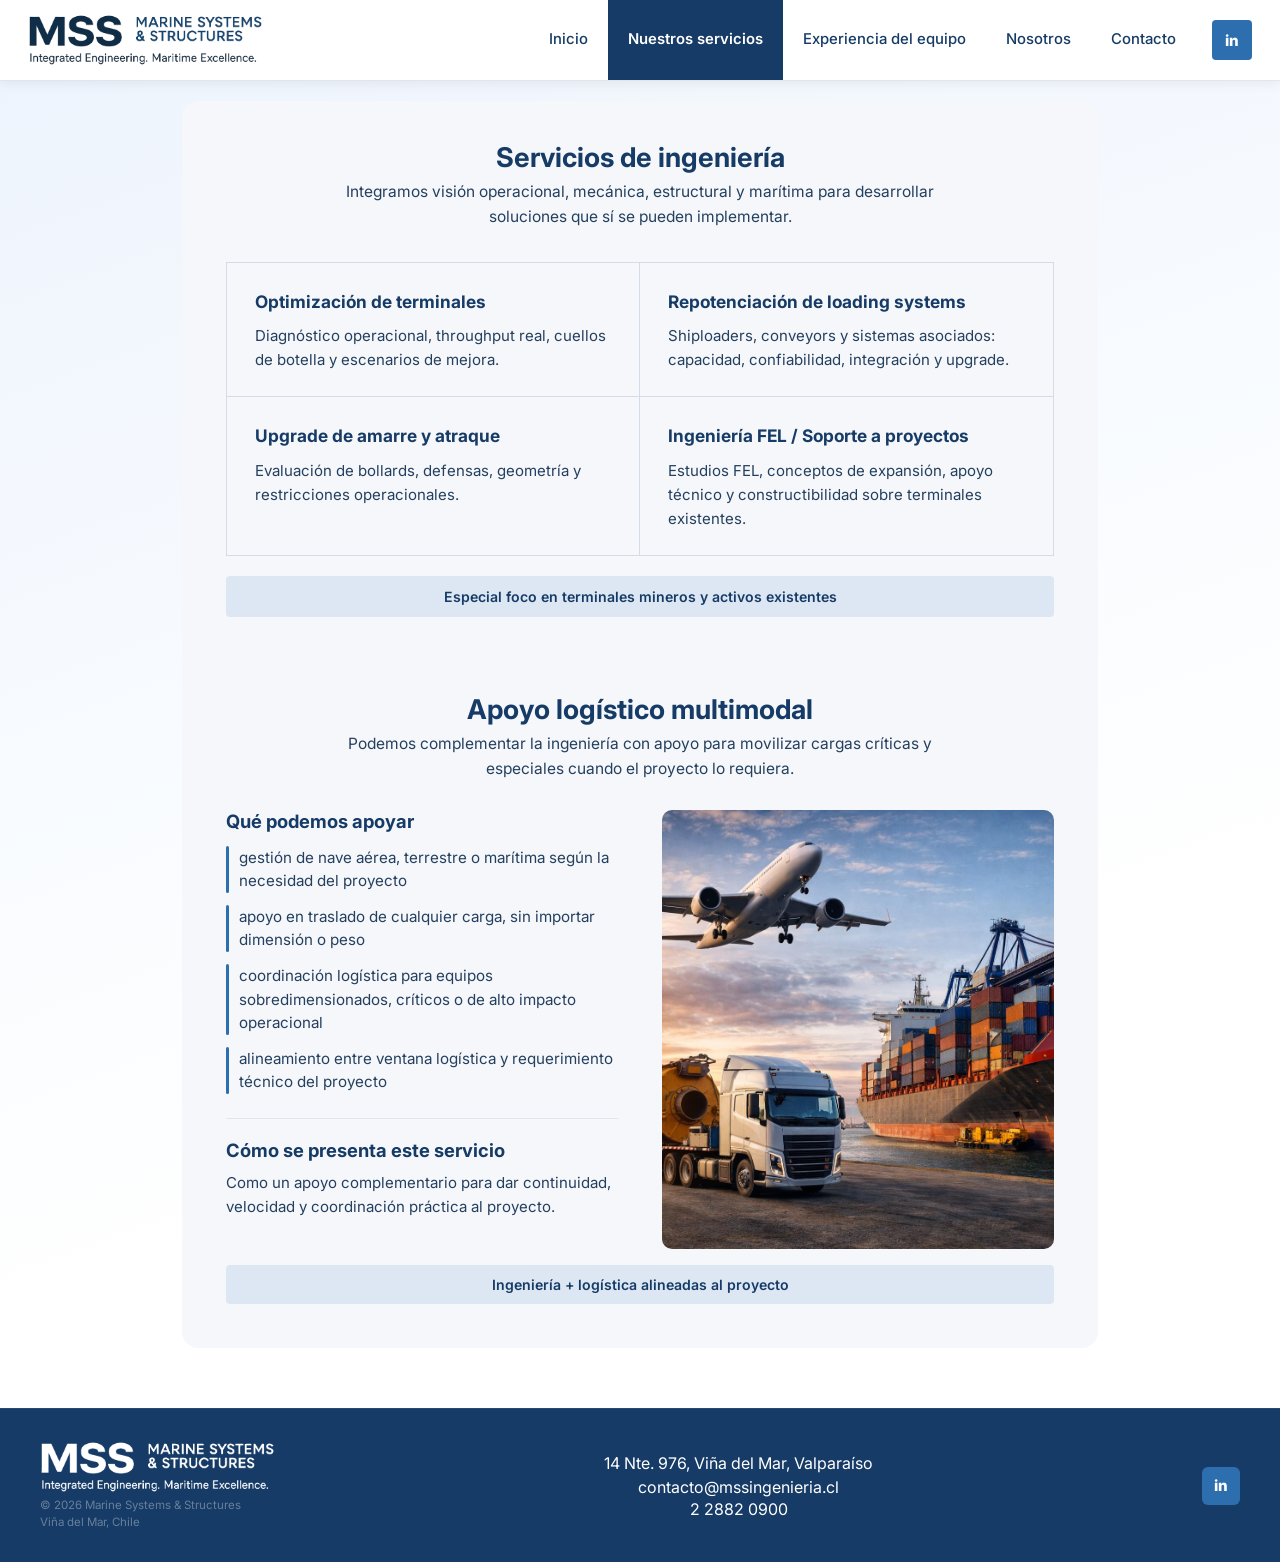
<file: servicios.html>
<!DOCTYPE html>
<html lang="es">
<head>
  <meta charset="UTF-8" />
  <meta http-equiv="Cache-Control" content="no-cache, no-store, must-revalidate" />
  <meta http-equiv="Pragma" content="no-cache" />
  <meta http-equiv="Expires" content="0" />
  <meta name="viewport" content="width=device-width, initial-scale=1.0" />
  <title>MSS | Nuestros servicios</title>
  <link rel="preconnect" href="https://fonts.googleapis.com" />
  <link rel="preconnect" href="https://fonts.gstatic.com" crossorigin />
  <link href="https://fonts.googleapis.com/css2?family=Inter:wght@400;500;600;700;800&display=swap" rel="stylesheet" />
  <meta http-equiv="Cache-Control" content="no-cache, no-store, must-revalidate" />
  <meta http-equiv="Pragma" content="no-cache" />
  <meta http-equiv="Expires" content="0" />
  <link rel="stylesheet" href="css/style.css?v=2" />
  <style>
    .site-header { background:#fff; border-bottom:1px solid #e0e6ed; position:sticky; top:0; z-index:200; box-shadow:0 2px 12px rgba(0,0,0,0.07); }
    .header-inner { min-height:80px; display:flex; align-items:center; justify-content:space-between; padding:0 28px; }
    .logo-img { height:52px; width:auto; display:block; object-fit:contain; }
    .main-nav { display:flex; align-items:stretch; margin-left:auto; }
    .main-nav a { display:flex; align-items:center; justify-content:center; padding:0 20px; min-height:80px; font-size:0.93rem; font-weight:500; color:var(--blue-dark); text-decoration:none; white-space:nowrap; transition:0.18s ease; }
    .main-nav a:hover { color:var(--blue-main); background:rgba(45,111,174,0.06); }
    .main-nav a.active { color:#fff; background:var(--blue-dark); font-weight:600; }
    .main-nav a.active:hover { color:#fff !important; background:var(--blue-dark) !important; }
    .nav-social { display:flex; align-items:center; margin-left:16px; }
    .social-link.linkedin { width:40px; height:40px; display:grid; place-items:center; border-radius:4px; background:var(--blue-main); color:white; font-weight:800; font-size:0.95rem; text-decoration:none; }
    .menu-toggle { display:none; background:none; border:none; color:var(--blue-main); font-size:1.7rem; cursor:pointer; }
    @media (max-width:820px) {
      .main-nav { display:none; flex-direction:column; width:100%; background:#fff; margin-left:0; }
      .main-nav.active { display:flex; }
      .main-nav a { min-height:52px; justify-content:flex-start; padding:0 16px; border-bottom:1px solid #eee; }
      .menu-toggle { display:block; }
      .header-inner { flex-wrap:wrap; min-height:auto; padding:10px 16px; }
      .nav-social { display:none; }
    }
  </style>
  
  
  
  
  <link rel="icon" type="image/x-icon" href="favicon.ico">
  <link rel="icon" type="image/png" sizes="64x64" href="favicon-64x64.png">
  <link rel="icon" type="image/png" sizes="32x32" href="favicon-32x32.png">
  <link rel="apple-touch-icon" sizes="180x180" href="apple-touch-icon.png">
  <meta property="og:title" content="MSS | Marine Systems &amp; Structures" />
  <meta property="og:description" content="MSS optimiza terminales y desarrolla ingeniería marítimo-portuaria orientada a resultados." />
  <meta property="og:image" content="https://mssingenieria.cl/og-image.jpg" />
  <meta property="og:url" content="https://mssingenieria.cl" />
  <meta property="og:type" content="website" />
  <meta name="twitter:card" content="summary_large_image" />
  <meta name="twitter:image" content="https://mssingenieria.cl/og-image.jpg" />
</head>
<body>
  <header class="site-header">
    <div class="header-inner">
      <a href="index.html" style="text-decoration:none;">
        <img src="img/logo2.png" alt="MSS" class="logo-img" />
      </a>
      <nav class="main-nav" id="mainNav">
        <a href="index.html">Inicio</a>
        <a class="active" href="#">Nuestros servicios</a>
        <a href="experiencia.html">Experiencia del equipo</a>
        <a href="nosotros.html">Nosotros</a>
        <a href="contacto.html">Contacto</a>
      </nav>
      <div class="nav-social">
        <a href="https://www.linkedin.com/company/mss-marine-systems-structures" target="_blank" class="social-link linkedin" aria-label="LinkedIn">in</a>
      </div>
      <button class="menu-toggle" id="menuToggle">☰</button>
    </div>
  </header>

  <main style="background: linear-gradient(160deg, #eef4fd 0%, #f8fbff 40%, #ffffff 70%); min-height:calc(100vh - 80px);">
    <div style="max-width:980px; margin:0 auto; padding:20px 32px 60px; box-sizing:border-box;">

      <!-- BLOQUE 1: Servicios de ingeniería -->
      <div class="svm-sec1">
        <h2>Servicios de ingeniería</h2>
        <p class="svm-sec1-lead">Integramos visión operacional, mecánica, estructural y marítima para desarrollar soluciones que sí se pueden implementar.</p>
        <div class="svm-ing-grid">
          <div class="svm-ing-item">
            <h3>Optimización de terminales</h3>
            <p>Diagnóstico operacional, throughput real, cuellos de botella y escenarios de mejora.</p>
          </div>
          <div class="svm-ing-item">
            <h3>Repotenciación de loading systems</h3>
            <p>Shiploaders, conveyors y sistemas asociados: capacidad, confiabilidad, integración y upgrade.</p>
          </div>
          <div class="svm-ing-item">
            <h3>Upgrade de amarre y atraque</h3>
            <p>Evaluación de bollards, defensas, geometría y restricciones operacionales.</p>
          </div>
          <div class="svm-ing-item">
            <h3>Ingeniería FEL / Soporte a proyectos</h3>
            <p>Estudios FEL, conceptos de expansión, apoyo técnico y constructibilidad sobre terminales existentes.</p>
          </div>
        </div>
        <div class="svm-tag">Especial foco en terminales mineros y activos existentes</div>
      </div>

      <!-- BLOQUE 2: Apoyo logístico -->
      <div class="svm-sec2">
        <h2>Apoyo logístico multimodal</h2>
        <p class="svm-sec2-lead">Podemos complementar la ingeniería con apoyo para movilizar cargas críticas y especiales cuando el proyecto lo requiera.</p>
        <div class="svm-log-grid">
          <div class="svm-log-left">
            <p class="svm-log-subtitle">Qué podemos apoyar</p>
            <ul class="svm-bullets">
              <li><span class="svm-bullet-dot dot-blue"></span>gestión de nave aérea, terrestre o marítima según la necesidad del proyecto</li>
              <li><span class="svm-bullet-dot dot-gold"></span>apoyo en traslado de cualquier carga, sin importar dimensión o peso</li>
              <li><span class="svm-bullet-dot dot-blue"></span>coordinación logística para equipos sobredimensionados, críticos o de alto impacto operacional</li>
              <li><span class="svm-bullet-dot dot-blue"></span>alineamiento entre ventana logística y requerimiento técnico del proyecto</li>
            </ul>
            <hr class="svm-divider" />
            <p class="svm-how-title">Cómo se presenta este servicio</p>
            <p class="svm-how-text">Como un apoyo complementario para dar continuidad, velocidad y coordinación práctica al proyecto.</p>
          </div>
          <div class="svm-log-img">
            <img src="img/logistica.jpg" alt="Apoyo logístico multimodal MSS" />
          </div>
        </div>
        <span class="svm-log-tag">Ingeniería + logística alineadas al proyecto</span>
      </div>

    </div>
  </main>

  <footer style="background:#163b66;border-top:1px solid rgba(255,255,255,0.08);padding:32px 0;width:100%;box-sizing:border-box;">
    <div style="width:100%;max-width:1500px;margin:0 auto;padding:0 40px;box-sizing:border-box;display:flex;align-items:center;justify-content:space-between;gap:24px;">
      <div style="display:flex;flex-direction:column;gap:2px;">
        <img src="img/logo2.png" alt="MSS" style="height:52px;width:auto;object-fit:contain;filter:brightness(0) invert(1);" />
        <p style="font-size:0.72rem;color:rgba(255,255,255,0.35);margin:2px 0 0;line-height:1.4;">&copy; 2026 Marine Systems &amp; Structures<br>Vi&ntilde;a del Mar, Chile</p>
      </div>
      <div style="flex:1;display:flex;align-items:center;justify-content:center;text-align:center;">
        <div style="text-align:center;font-family:'Inter',Arial,sans-serif;">
          <p style="color:#ffffff;font-size:1rem;font-weight:400;margin:0 0 4px;">14 Nte. 976, Vi&ntilde;a del Mar, Valpara&iacute;so</p>
          <p style="color:#ffffff;font-size:1rem;font-weight:400;margin:0 0 2px;">contacto@mssingenieria.cl</p>
          <p style="color:#ffffff;font-size:1rem;font-weight:400;margin:0;">2 2882 0900</p>
        </div>
      </div>
      <div style="display:flex;align-items:center;">
        <a href="https://www.linkedin.com/company/mss-marine-systems-structures" target="_blank" style="display:flex;align-items:center;justify-content:center;width:38px;height:38px;background:#2d6fae;color:#fff;font-weight:800;font-size:0.95rem;border-radius:6px;text-decoration:none;">in</a>
      </div>
    </div>
  </footer>

  <script>
    document.getElementById('menuToggle').addEventListener('click', function() {
      document.getElementById('mainNav').classList.toggle('active');
    });
    // Force reload when navigating back to ensure styles apply
  window.addEventListener('pageshow', function(e) {
    if (e.persisted) {
      window.location.reload();
    }
  });
</script>
</body>
</html>
</file>
<file: css/style.css>
:root {
  --blue-main: #2d6fae;
  --blue-dark: #163b66;
  --blue-soft: #97a7b4;
  --blue-light: #5f9cf0;
  --text-main: #24405f;
  --text-soft: #5d7490;
  --bg-main: #eef4fd;
  --bg-soft: #f6fbff;
  --white: #ffffff;
  --line: rgba(36, 64, 95, 0.08);
  --shadow: 0 12px 30px rgba(18, 31, 48, 0.08);
  --shadow-strong: 0 18px 40px rgba(18, 31, 48, 0.14);
  --max: 1500px;
}

* {
  box-sizing: border-box;
}

html {
  scroll-behavior: smooth;
  height: 100%;
}

body {
  margin: 0;
  font-family: "Inter", Arial, sans-serif;
  background: var(--bg-main);
  color: var(--text-main);
  display: flex;
  flex-direction: column;
  min-height: 100vh;
}

main {
  flex: 1 0 auto;
  min-height: 0;
}

.site-footer-bottom {
  flex-shrink: 0;
}

a {
  text-decoration: none;
  color: inherit;
}

img {
  max-width: 100%;
  display: block;
}

button,
input,
textarea {
  font: inherit;
}

.container {
  width: min(calc(100% - 40px), var(--max));
  margin: auto;
}

/* HEADER */
.site-header {
  background: #ffffff;

  border-bottom: 1px solid #e0e6ed;
  position: sticky;
  top: 0;
  z-index: 100;
  box-shadow: 0 2px 10px rgba(0,0,0,0.07);
}

.header-inner {
  display: flex;
  align-items: center;
  justify-content: space-between;
  gap: 0;
  min-height: 80px;
}

.logo-wrap {
  display: flex;
  align-items: center;
  padding: 0 28px 0 0;
  margin-left: 0;
  background: none;
  cursor: pointer;
  flex-shrink: 0;
  align-self: stretch;        /* ocupa toda la altura del header */
}

.logo-img {
  height: 52px;
  width: auto;

  object-fit: contain;
  object-position: left center;
  display: block;
}

.main-nav {
  display: flex;
  align-items: stretch;
  margin-left: auto;
}

.main-nav a {
  display: flex;
  align-items: center;
  justify-content: center;
  padding: 0 18px;
  color: var(--blue-dark);
  font-size: 0.93rem;
  font-weight: 500;
  min-height: 80px;
  border-bottom: 3px solid transparent;
  transition: 0.2s ease;
  white-space: nowrap;
  text-decoration: none;
}

.main-nav a:hover {
  color: var(--blue-main);
  background: #f4f8fd;
}

.main-nav a.active {
  color: #fff;
  background: var(--blue-dark);
  font-weight: 600;
}

.main-nav a.active:hover {
  color: #fff;
  background: var(--blue-dark);
}

.nav-social {
  display: flex;
  align-items: center;
}

.social-link {
  width: 40px;
  height: 40px;
  display: grid;
  place-items: center;
  border-radius: 4px;
  font-weight: 800;
}

.linkedin {
  background: var(--blue-main);
  color: white;
}

.menu-toggle {
  display: none;
  background: none;
  border: none;
  color: var(--blue-main);
  font-size: 1.7rem;
  cursor: pointer;
  align-self: center;
}

/* HERO */
.hero-home {
  position: relative;
  min-height: 100vh;
  overflow: hidden;
  background:
    linear-gradient(rgba(20, 35, 55, 0.22), rgba(20, 35, 55, 0.22)),
    url("../img/hero.jpg") center center / cover no-repeat;
}

.hero-home-overlay {
  position: absolute;
  inset: 0;
  background:
    linear-gradient(90deg, rgba(15, 49, 88, 0.36), rgba(15, 49, 88, 0.08)),
    linear-gradient(180deg, rgba(0, 0, 0, 0.12), rgba(0, 0, 0, 0.28));
}

.hero-home-content {
  position: relative;
  z-index: 2;
  min-height: calc(100vh - 80px);
  display: flex;
  align-items: center;
}

.center-hero {
  justify-content: flex-start;
  text-align: left;
}

.hero-home-copy {
  color: white;
  padding: 50px 0;
  max-width: 1100px;
}

.center-text {
  margin: 0;
  max-width: 1100px;
}

.hero-slide-in .hero-item {
  opacity: 0;
  transform: translateX(-40px);
  animation: slideHeroIn 0.9s cubic-bezier(0.25, 0.46, 0.45, 0.94) forwards;
}

.hero-slide-in .hero-item-1 { animation-delay: 0.1s; }
.hero-slide-in .hero-item-2 { animation-delay: 0.2s; }
.hero-slide-in .hero-item-3 { animation-delay: 0.45s; }
.hero-slide-in .hero-item-4 { animation-delay: 0.65s; }
.hero-slide-in .hero-item-5 { animation-delay: 0.85s; }

@keyframes slideHeroIn {
  0%   { opacity: 0; transform: translateX(-40px); }
  60%  { opacity: 1; }
  100% { opacity: 1; transform: translateX(0); }
}

.hero-kicker {
  display: inline-block;
  margin-bottom: 18px;
  font-size: 0.85rem;
  letter-spacing: 0.12em;
  text-transform: uppercase;
  font-weight: 700;
  background: rgba(255, 255, 255, 0.14);
  padding: 10px 16px;
  border-radius: 999px;
}

.center-text h1 {
  margin: 0 0 24px;
  max-width: none;
  font-size: clamp(2rem, 4vw, 3.8rem);
  line-height: 1.08;
  letter-spacing: -0.02em;
  white-space: normal;
  font-family: 'Inter', sans-serif;
  font-weight: 800;
}

.center-text p {
  margin: 20px 0 0;
  max-width: 1100px;
  white-space: nowrap;
  font-size: 1.05rem;
  color: rgba(255, 255, 255, 0.88);
}

.hero-actions {
  display: flex;
  gap: 14px;
  flex-wrap: wrap;
  margin-top: 30px;
  justify-content: center;
}

.hero-btn {
  padding: 14px 22px;
  border-radius: 999px;
  font-weight: 700;
  transition: 0.2s ease;
}

.hero-btn-primary {
  background: var(--blue-main);
  color: white;
  box-shadow: 0 10px 24px rgba(45, 111, 174, 0.25);
}

.hero-btn-secondary {
  background: rgba(255, 255, 255, 0.14);
  color: white;
  border: 1px solid rgba(255, 255, 255, 0.22);
}

/* hero-highlight eliminado — reemplazado por párrafo simple */

/* GENERAL */
.content-section {
  padding: 90px 0;
  background: #ffffff;
}

.section-header h2,
.section-copy h2,
.experience-title-wrap h2 {
  margin: 0;
  font-size: clamp(2rem, 3vw, 3rem);
  color: var(--blue-dark);
  font-weight: 700;
}

.section-line {
  width: 78px;
  height: 4px;
  background: var(--blue-light);
  margin: 18px auto 28px;
}

.section-intro,
.section-copy p {
  font-size: 1.06rem;
  color: var(--text-main);
  margin: 0 0 22px;
  max-width: 900px;
}

.two-col {
  display: grid;
  grid-template-columns: 1fr 1fr;
  gap: 44px;
  align-items: center;
}

.section-image-box {
  background: white;
  padding: 10px;
  box-shadow: var(--shadow);
}

.section-image {
  width: 100%;
  height: 100%;
  min-height: 340px;
  object-fit: cover;
}

/* SERVICIOS */
.services-section,
.about-section,
.contact-section {
  background: #ffffff;
}

.services-panel {
  background: linear-gradient(180deg, #f8fbff, #ffffff);
  border: 1px solid rgba(45, 111, 174, 0.08);
  padding: 34px;
  box-shadow: var(--shadow);
  margin-bottom: 42px;
}

.services-layout {
  display: grid;
  grid-template-columns: 1.1fr 0.9fr;
  gap: 34px;
  align-items: start;
}

.services-left {
  display: flex;
  flex-direction: column;
  gap: 18px;
}

.mini-title {
  font-size: 1.3rem;
  font-weight: 700;
  color: var(--blue-dark);
}

.second-title {
  margin-top: 10px;
}

.service-pill-grid {
  display: grid;
  grid-template-columns: repeat(2, minmax(0, 1fr));
  gap: 18px;
}

.service-pill {
  min-height: 96px;
  border: 2px solid #8bb1db;
  background: white;
  border-radius: 32px;
  padding: 20px 24px;
  color: var(--blue-dark);
  font-weight: 600;
  font-size: 1rem;
  text-align: left;
  cursor: pointer;
  transition: 0.25s ease;
  box-shadow: var(--shadow);
}

.service-pill:hover {
  transform: translateY(-4px);
  border-color: var(--blue-main);
  box-shadow: var(--shadow-strong);
}

.services-note {
  background: var(--bg-soft);
  border-left: 5px solid var(--blue-main);
  padding: 18px 20px;
  color: var(--text-main);
  box-shadow: var(--shadow);
  line-height: 1.6;
}

.services-right {
  display: flex;
  flex-direction: column;
  gap: 18px;
  align-items: center;
  justify-content: flex-start;
}

.services-image-box {
  width: 100%;
  background: white;
  padding: 10px;
  box-shadow: var(--shadow);
  height: 468px;
  overflow: hidden;
}

.services-image {
  width: 100%;
  height: 100%;
  object-fit: cover;
}

.services-more-btn {
  background: var(--blue-main);
  color: white;
  border: none;
  padding: 14px 24px;
  cursor: pointer;
  border-radius: 999px;
  box-shadow: var(--shadow);
  transition: 0.2s ease;
  align-self: center;
}

.services-more-centered {
  transform: translateX(-26%);
}

.services-more-btn:hover {
  transform: translateX(-26%) translateY(-2px);
}

/* PROBLEMAS */
.problems-block {
  background: #f6fbff;
  padding: 34px;
  box-shadow: var(--shadow);
  border-top: 6px solid var(--blue-main);
}

.problems-block h3 {
  margin: 0 0 14px;
  color: var(--blue-dark);
  font-size: 1.6rem;
}

.problem-intro {
  margin: 0 0 18px;
  color: var(--text-main);
}

.problem-grid {
  display: grid;
  grid-template-columns: 1.15fr 0.85fr;
  gap: 26px;
  align-items: start;
}

.problems-block h4 {
  margin: 0 0 14px;
  color: var(--blue-dark);
  font-size: 1.05rem;
}

.problem-list {
  margin: 0;
  padding-left: 22px;
  color: var(--text-main);
}

.problem-list li + li {
  margin-top: 10px;
}

.problem-result {
  background: white;
  border-left: 5px solid var(--blue-light);
  padding: 18px 20px;
  box-shadow: var(--shadow);
}

/* EXPERIENCIA */
.experience-section-classic {
  position: relative;
  padding: 90px 0 60px;
  background: url("../img/apoyo.jpg") center center / cover no-repeat;
  background-attachment: scroll;
}

.page-experience {
  padding-bottom: 40px;
}

.experience-overlay {
  position: absolute;
  inset: 0;
  background: rgba(20, 33, 49, 0.42);
}

.experience-inner {
  position: relative;
  z-index: 2;
}

.experience-title-wrap {
  margin-bottom: 34px;
}

.experience-title-wrap h2 {
  color: white;
  margin-bottom: 10px;
}

.experience-subtitle {
  max-width: 820px;
  margin: 0;
  color: rgba(255, 255, 255, 0.92);
  font-size: 1.02rem;
}

.experience-carousel-wrap {
  display: grid;
  grid-template-columns: 56px 1fr 56px;
  gap: 18px;
  align-items: center;
}

.exp-arrow {
  width: 56px;
  height: 56px;
  border: none;
  border-radius: 50%;
  background: rgba(255,255,255,0.18);
  color: white;
  font-size: 2rem;
  cursor: pointer;
  backdrop-filter: blur(6px);
  transition: 0.2s ease;
}

.exp-arrow:hover {
  background: rgba(255,255,255,0.28);
}

.experience-cards {
  display: grid;
  grid-auto-flow: column;
  grid-auto-columns: calc(33.333% - 19px);
  gap: 28px;
  overflow-x: auto;
  scroll-behavior: smooth;
  scrollbar-width: none;
}

.experience-cards::-webkit-scrollbar {
  display: none;
}

.experience-card {
  color: white;
  display: flex;
  flex-direction: column;
  gap: 18px;
}

.interactive-card {
  cursor: pointer;
  transition: transform 0.25s ease;
}

.interactive-card:hover {
  transform: translateY(-6px);
}

.experience-card-top {
  background: linear-gradient(180deg, rgba(255,255,255,0.88), rgba(255,255,255,0.74));
  color: #162c47;
  padding: 28px 24px;
  min-height: 260px;
  border-radius: 22px;
  line-height: 1.55;
  text-align: center;
  box-shadow: 0 18px 40px rgba(0, 0, 0, 0.14);
  border: 1px solid rgba(255,255,255,0.35);
  display: flex;
  flex-direction: column;
  justify-content: center;
  position: relative;
  overflow: hidden;
}

.experience-card-top::before {
  content: "";
  position: absolute;
  inset: 0 0 auto 0;
  height: 6px;
  background: linear-gradient(90deg, var(--blue-light), var(--blue-main));
}

.experience-card-top p {
  margin: 0;
  font-size: 1rem;
  font-weight: 500;
}

.experience-badge {
  display: inline-block;
  align-self: center;
  margin-bottom: 16px;
  padding: 8px 12px;
  border-radius: 999px;
  background: rgba(45, 111, 174, 0.10);
  color: var(--blue-main);
  font-size: 0.78rem;
  font-weight: 800;
  letter-spacing: 0.08em;
  text-transform: uppercase;
}

.experience-card-bottom {
  display: flex;
  align-items: end;
  justify-content: space-between;
  gap: 14px;
  flex-wrap: wrap;
}

.experience-card h3 {
  margin: 0;
  font-size: 1.02rem;
  line-height: 1.35;
  font-weight: 600;
  color: white;
}

.experience-btn {
  border: none;
  background: linear-gradient(135deg, var(--blue-light), var(--blue-main));
  color: white;
  padding: 12px 18px;
  border-radius: 999px;
  font-weight: 700;
  cursor: pointer;
  box-shadow: 0 10px 24px rgba(45, 111, 174, 0.28);
}

.experience-list-panel {
  margin-top: 34px;
  background: rgba(255,255,255,0.12);
  padding: 24px;
  backdrop-filter: blur(8px);
}

.experience-list-panel h3 {
  margin: 0 0 16px;
  color: white;
}

/* NOSOTROS */
.about-intro {
  font-size: 1.08rem;
  color: var(--text-main);
  margin: 0 0 24px;
}

.about-feature {
  margin-bottom: 18px;
  padding: 18px 20px;
  background: #f7fbff;
  border-left: 5px solid var(--blue-main);
  box-shadow: var(--shadow);
}

.about-feature h3 {
  margin: 0 0 6px;
  color: var(--blue-dark);
  font-size: 1.08rem;
}

.about-feature p {
  margin: 0;
  color: var(--text-main);
}

.about-extra-section {
  padding-top: 0;
}

/* CONTACTO */
.contact-panel {
  background: linear-gradient(180deg, #f8fbff, #ffffff);
  border: 1px solid rgba(45, 111, 174, 0.08);
  box-shadow: var(--shadow);
  padding: 34px;
}

.contact-head {
  display: grid;
  grid-template-columns: 1.1fr 0.9fr;
  gap: 28px;
  align-items: start;
  margin-bottom: 28px;
}

.contact-box-highlight {
  background: linear-gradient(135deg, var(--blue-main), #3f84c6);
  color: white;
  padding: 24px;
  box-shadow: var(--shadow);
  min-height: 100%;
}

.contact-box-highlight h3 {
  margin: 0 0 10px;
  font-size: 1.4rem;
}

.contact-box-highlight p {
  margin: 0;
  color: rgba(255,255,255,0.92);
}

.contact-copy p {
  max-width: none;
}

.contact-data {
  margin-top: 26px;
}

.contact-data p {
  margin: 0 0 10px;
  color: var(--text-main);
}

.contact-form {
  background: white;
  padding: 28px;
  box-shadow: var(--shadow);
}

.contact-form-grid {
  display: grid;
  grid-template-columns: 1fr 1fr;
  gap: 14px;
  margin-bottom: 14px;
}

.contact-form input,
.contact-form textarea {
  width: 100%;
  border: 1px solid #d8dde3;
  padding: 14px 16px;
  background: #fbfbfb;
}

.contact-form textarea {
  min-height: 160px;
  resize: vertical;
  margin-bottom: 14px;
}

.btn-submit {
  background: var(--blue-main);
  color: white;
  border: none;
  padding: 14px 22px;
  cursor: pointer;
  width: fit-content;
}

/* MODALES */
.detail-modal,
.experience-modal {
  position: fixed;
  inset: 0;
  z-index: 999;
  display: none;
}

.detail-modal.active,
.experience-modal.active {
  display: block;
}

.detail-modal-bg,
.experience-modal-backdrop {
  position: absolute;
  inset: 0;
  background: rgba(9, 20, 34, 0.72);
  backdrop-filter: blur(4px);
}

.detail-modal-box,
.experience-modal-box {
  position: relative;
  z-index: 2;
  width: min(94%, 1100px);
  margin: 5vh auto 0;
  background: linear-gradient(180deg, #ffffff, #f6f8fb);
  border-radius: 24px;
  padding: 34px 28px 28px;
  box-shadow: 0 26px 60px rgba(0, 0, 0, 0.22);
  max-height: 88vh;
  overflow: auto;
}

.experience-modal-box {
  width: min(92%, 720px);
  border-top: 6px solid var(--blue-main);
}

.detail-close,
.experience-modal-close {
  position: absolute;
  top: 12px;
  right: 14px;
  width: 42px;
  height: 42px;
  border: none;
  border-radius: 50%;
  background: #edf3f9;
  color: #163b66;
  font-size: 1.5rem;
  cursor: pointer;
}

.detail-block + .detail-block {
  margin-top: 34px;
}

.detail-block h2 {
  margin: 0 0 12px;
  color: var(--blue-dark);
}

.detail-lead {
  margin: 0 0 22px;
  color: var(--text-main);
}

.detail-grid {
  display: grid;
  grid-template-columns: repeat(2, 1fr);
  gap: 18px;
}

.detail-card {
  background: white;
  border-top: 5px solid var(--blue-main);
  padding: 20px;
  box-shadow: var(--shadow);
}

.detail-card h3 {
  margin: 0 0 8px;
  color: var(--blue-dark);
  font-size: 1.08rem;
}

.detail-card p {
  margin: 0;
  color: var(--text-main);
}

.detail-banner {
  margin-top: 22px;
  background: linear-gradient(135deg, var(--blue-light), var(--blue-main));
  color: white;
  padding: 18px 22px;
  font-weight: 700;
  border-radius: 14px;
}

.detail-two-col {
  display: grid;
  grid-template-columns: 1.1fr 0.9fr;
  gap: 24px;
  align-items: start;
}

.detail-image-box img {
  width: 100%;
  min-height: 300px;
  object-fit: cover;
  box-shadow: var(--shadow);
}

.detail-list {
  margin: 0;
  padding-left: 20px;
  color: var(--text-main);
}

.detail-list li + li {
  margin-top: 10px;
}

.detail-listing {
  display: grid;
  gap: 16px;
}

.listing-item {
  background: white;
  padding: 18px 20px;
  border-left: 5px solid var(--blue-main);
  box-shadow: var(--shadow);
}

.listing-item strong {
  display: block;
  margin-bottom: 6px;
  color: var(--blue-dark);
}

.listing-item span {
  color: var(--text-main);
}

.experience-modal-kicker {
  display: inline-block;
  margin-bottom: 12px;
  color: var(--blue-main);
  font-size: 0.82rem;
  font-weight: 800;
  letter-spacing: 0.08em;
  text-transform: uppercase;
}

.experience-modal-box h3 {
  margin: 0 0 14px;
  color: #163b66;
  font-size: 1.8rem;
  line-height: 1.08;
}

.experience-modal-box p {
  margin: 0;
  color: #48627d;
  font-size: 1.02rem;
  line-height: 1.7;
}

/* RESPONSIVE */
@media (max-width: 1100px) {
  .two-col,
  .services-layout,
  .detail-two-col,
  .problem-grid,
  .contact-head {
    grid-template-columns: 1fr;
  }

  .service-pill-grid,
  .detail-grid,
  .contact-form-grid {
    grid-template-columns: 1fr;
  }

  .experience-carousel-wrap {
    grid-template-columns: 1fr;
  }

  .exp-arrow {
    display: none;
  }

  .experience-cards {
    grid-auto-columns: 85%;
  }

  .services-image-box {
    height: 320px;
  }

  .services-more-centered,
  .services-more-btn:hover {
    transform: none;
  }
}

@media (max-width: 820px) {
  .main-nav {
    display: none;
    width: 100%;
    flex-direction: column;
    background: #ffffff;
    margin-left: 0;
  }

  .main-nav.active {
    display: flex;
  }

  .main-nav a {
    min-height: 56px;
    justify-content: flex-start;
    padding: 0 16px;
  }

  .menu-toggle {
    display: block;
  }

  .header-inner {
    min-height: auto;
    padding: 10px 0;
    flex-wrap: wrap;
  }

  .logo-img {
    height: 40px;
    max-height: 40px;
  }

  .hero-home,
  .hero-home-content {
    min-height: 78vh;
  }

  .content-section {
    padding: 54px 0 62px;
  }

  .experience-card-top {
    min-height: 220px;
  }

  .nav-social {
    display: none;
  }

  .experience-cards {
    grid-auto-columns: 100%;
  }

  .services-panel,
  .problems-block,
  .contact-panel {
    padding: 24px;
  }

  .center-text h1 {
    font-size: clamp(1.6rem, 5.5vw, 2.4rem);
    white-space: normal;
    letter-spacing: -0.01em;
  }

  .center-text p {
    font-size: 1.05rem;
  }

  .hero-highlight {
    max-width: 100%;
  }
}
/* ─── EXPERIENCIA EMBEBIDA EN INDEX ─── */
#experiencia {
  position: relative;
  padding: 80px 0 90px;
  background: url("../img/apoyo.jpg") center center / cover no-repeat;
}
#experiencia .exp-overlay {
  position: absolute;
  inset: 0;
  background: rgba(16, 28, 44, 0.50);
  z-index: 1;
}
#experiencia .exp-inner {
  position: relative;
  z-index: 2;
}

/* ── FOOTER GLOBAL ── */
.site-footer-bottom {
  background: #163b66;
  border-top: 1px solid rgba(255,255,255,0.08);
  padding: 10px 0;
  position: relative;
  z-index: 10;
  flex-shrink: 0;
}
.footer-inner {
  display: flex;
  align-items: center;
  justify-content: space-between;
  gap: 24px;
  flex-wrap: wrap;
}
.footer-left {
  display: flex;
  flex-direction: column;
  gap: 2px;
  padding-left: 40px;
}
.footer-logo {
  height: 52px;
  width: auto;
  object-fit: contain;
  filter: brightness(0) invert(1);
}
.footer-copy {
  font-size: 0.72rem;
  color: rgba(255,255,255,0.35);
  margin: 2px 0 0;
  line-height: 1.4;
}
.footer-nav {
  display: flex;
  flex-direction: column;
  gap: 6px;
  align-items: center;
}
.footer-nav span {
  color: #ffffff !important;
  font-size: 1rem;
  font-weight: 400;
  letter-spacing: 0.01em;
}
.footer-right-col {
  display: flex;
  flex-direction: column;
  align-items: flex-end;
  justify-content: center;
  gap: 6px;
  padding-right: 20px;
}
.footer-linkedin {
  display: flex;
  align-items: center;
  justify-content: center;
  width: 38px;
  height: 38px;
  background: #2d6fae;
  color: #fff;
  font-weight: 800;
  font-size: 0.95rem;
  border-radius: 6px;
  text-decoration: none;
  transition: background 0.2s, transform 0.2s;
}
.footer-linkedin:hover { background: #5f9cf0; transform: translateY(-2px); }

/* SHORT PAGE FOOTER FIX */
.short-page .hero-home {
  min-height: calc(100vh - 90px);
  overflow: visible;
}
.short-page .hero-home-content {
  min-height: calc(100vh - 170px);
}
.short-page .experience-section-classic {
  min-height: auto;
}

/* ── RESPONSIVE ADDITIONS ── */
@media (max-width: 768px) {
  /* Footer */
  footer[style], .site-footer-bottom > div {
    flex-direction: column !important;
    align-items: flex-start !important;
    gap: 12px !important;
    padding: 16px 20px !important;
  }
  /* Contact map section */
  .cr-grid {
    grid-template-columns: 1fr !important;
    margin-left: 0 !important;
  }
  .cr-map {
    width: 100% !important;
    height: 220px !important;
  }
  .cr-map iframe {
    width: 100% !important;
    height: 220px !important;
  }
  /* Services modal grid */
  .svm-log-grid {
    grid-template-columns: 1fr !important;
  }
  /* Nosotros image */
  .nos-grid {
    grid-template-columns: 1fr !important;
  }
}

@media (max-width: 600px) {
  /* Contact form new grid */
  form[style*="grid-template-columns:1fr 1fr"] > div,
  div[style*="grid-template-columns:1fr 1fr"] {
    grid-template-columns: 1fr !important;
  }
  /* Footer inline */
  footer > div > div[style*="padding-left"] {
    padding-left: 0 !important;
  }
  footer > div > div[style*="padding-right"] {
    padding-right: 0 !important;
  }
  /* Hero text */
  .hero-home-copy h1 {
    font-size: 1.5rem !important;
  }
  /* Section titles */
  .sec-title {
    font-size: 1.5rem !important;
  }
  .svm-sec1 h2, .svm-sec2 h2 {
    font-size: 1.3rem !important;
  }
}

/* ── SVM SERVICIOS ── */
.svm-sec1 {
  background: #f5f7fa;
  padding: 40px 44px 36px;
  border-radius: 16px 16px 0 0;
}
.svm-sec1 h2 { font-size: 1.7rem; font-weight: 700; color: var(--blue-dark); margin: 0 0 6px; text-align: center; }
.svm-sec1-lead { color: var(--text-main); font-size: 0.97rem; line-height: 1.6; margin: 0 auto 32px; text-align: center; max-width: 640px; }
.svm-ing-grid { display: grid; grid-template-columns: 1fr 1fr; border: 1px solid #d4dce8; }
.svm-ing-item { padding: 28px 28px 24px; border-right: 1px solid #d4dce8; border-bottom: 1px solid #d4dce8; }
.svm-ing-item:nth-child(2n) { border-right: none; }
.svm-ing-item:nth-last-child(-n+2) { border-bottom: none; }
.svm-ing-item h3 { font-size: 1.08rem; font-weight: 700; color: var(--blue-dark); margin: 0 0 12px; line-height: 1.25; }
.svm-ing-item p { margin: 0; color: var(--text-main); font-size: 0.94rem; line-height: 1.6; }
.svm-tag { margin-top: 20px; background: #dde7f3; color: var(--blue-dark); font-size: 0.88rem; font-weight: 600; padding: 12px 20px; text-align: center; border-radius: 4px; }
.svm-sec2 { background: #f5f7fa; padding: 40px 44px 44px; border-radius: 0 0 16px 16px; }
.svm-sec2 h2 { font-size: 1.7rem; font-weight: 700; color: var(--blue-dark); margin: 0 0 6px; text-align: center; }
.svm-sec2-lead { color: var(--text-main); font-size: 0.97rem; line-height: 1.6; margin: 0 auto 28px; max-width: 600px; text-align: center; }
.svm-log-grid { display: grid; grid-template-columns: 1fr 1fr; gap: 44px; align-items: start; }
.svm-log-subtitle { font-size: 1.15rem; font-weight: 700; color: var(--blue-dark); margin: 0 0 14px; }
.svm-bullets { list-style: none; margin: 0 0 24px; padding: 0; display: flex; flex-direction: column; gap: 12px; }
.svm-bullets li { display: flex; align-items: stretch; gap: 10px; color: var(--text-main); font-size: 0.95rem; line-height: 1.55; }
.svm-bullet-dot { width: 3px; height: auto; min-height: 18px; border-radius: 2px; flex-shrink: 0; align-self: stretch; }
.dot-blue { background: #2d6fae; }
.dot-gold { background: #2d6fae; }
.svm-divider { border: none; border-top: 1px solid #e0e6ed; margin: 20px 0; }
.svm-how-title { font-size: 1.15rem; font-weight: 700; color: var(--blue-dark); margin: 0 0 10px; }
.svm-how-text { color: var(--text-main); font-size: 0.94rem; line-height: 1.6; margin: 0 0 20px; }
.svm-log-tag { background: #dde7f3; color: var(--blue-dark); font-size: 0.88rem; font-weight: 600; padding: 11px 20px; border-radius: 4px; display: block; text-align: center; margin: 16px 0 0; }
.svm-log-img { width: 100%; border-radius: 10px; overflow: hidden; display: flex; align-items: flex-start; }
.svm-log-img img { width: 100%; height: auto; object-fit: contain; display: block; }
@media (max-width: 720px) {
  .svm-ing-grid { grid-template-columns: 1fr; }
  .svm-ing-item { border-right: none !important; }
  .svm-log-grid { grid-template-columns: 1fr !important; }
  .svm-sec1, .svm-sec2 { padding: 28px 20px; }
}
</file>
